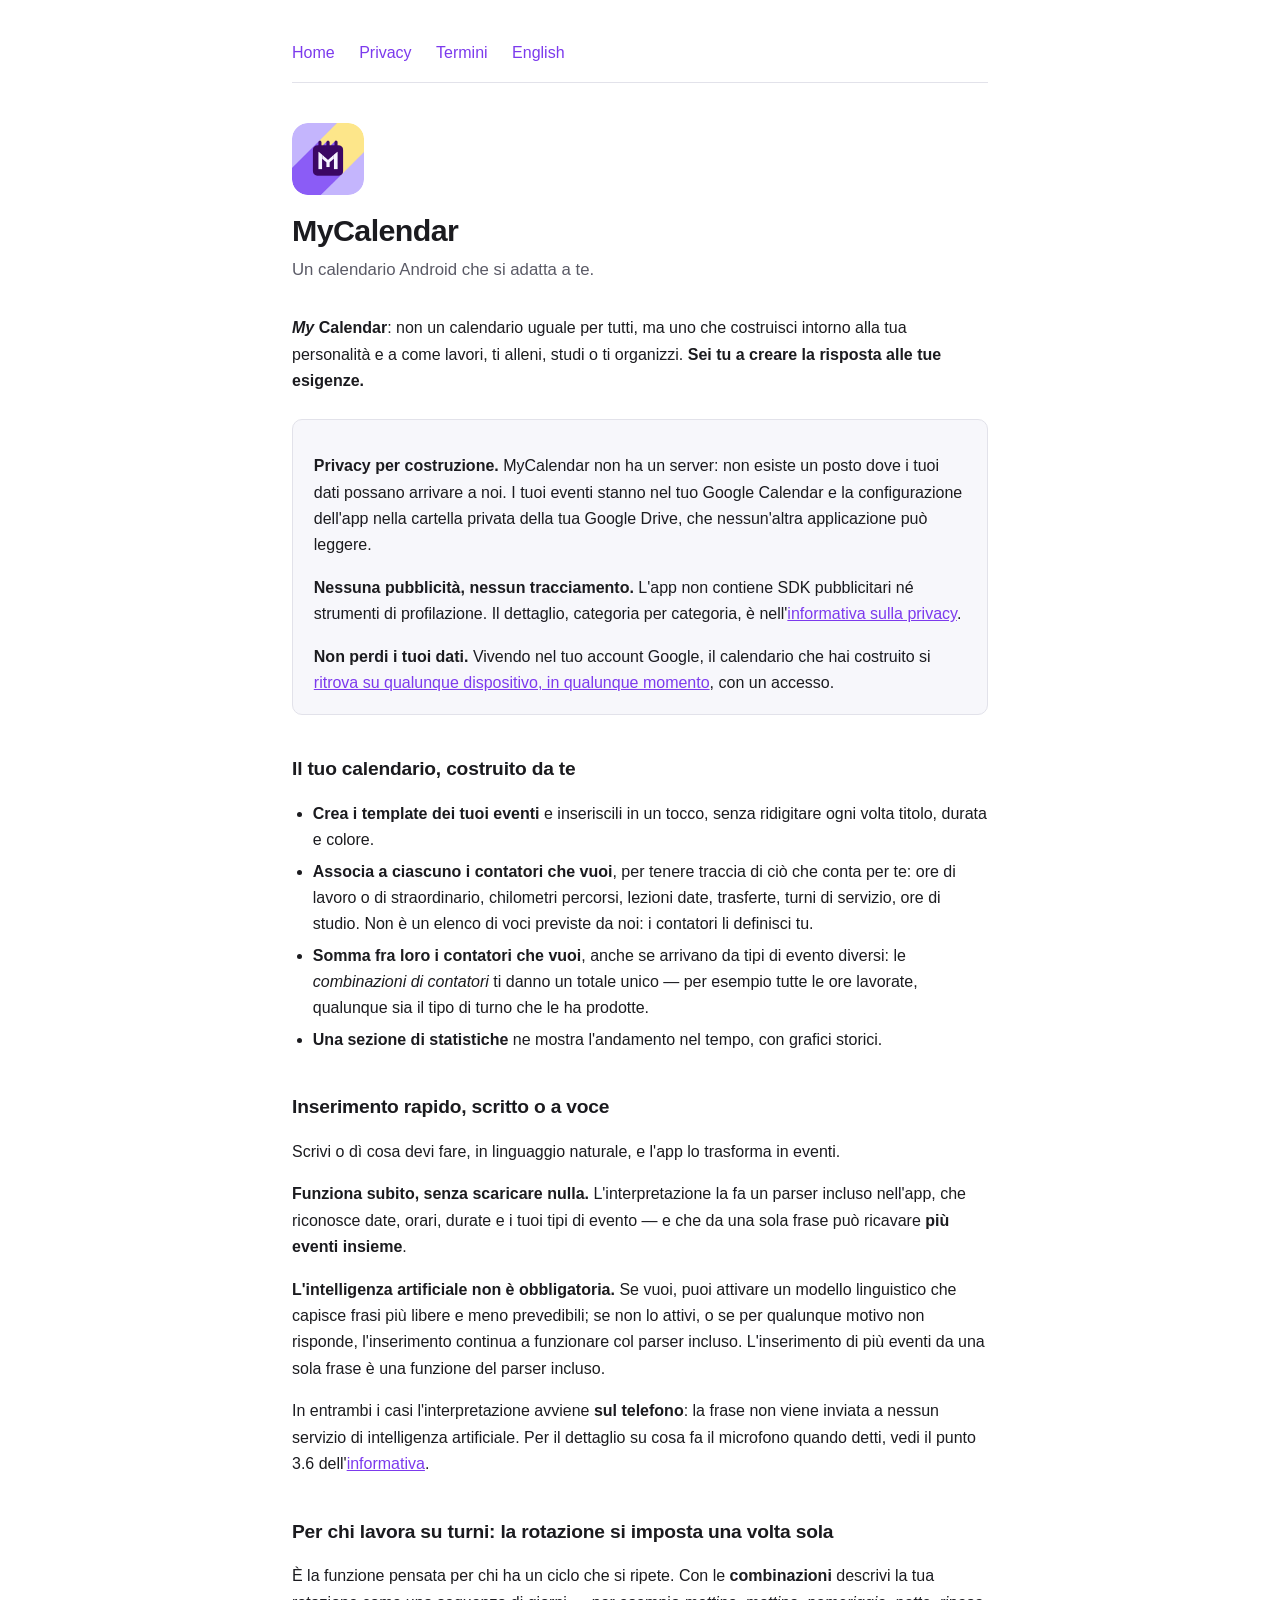
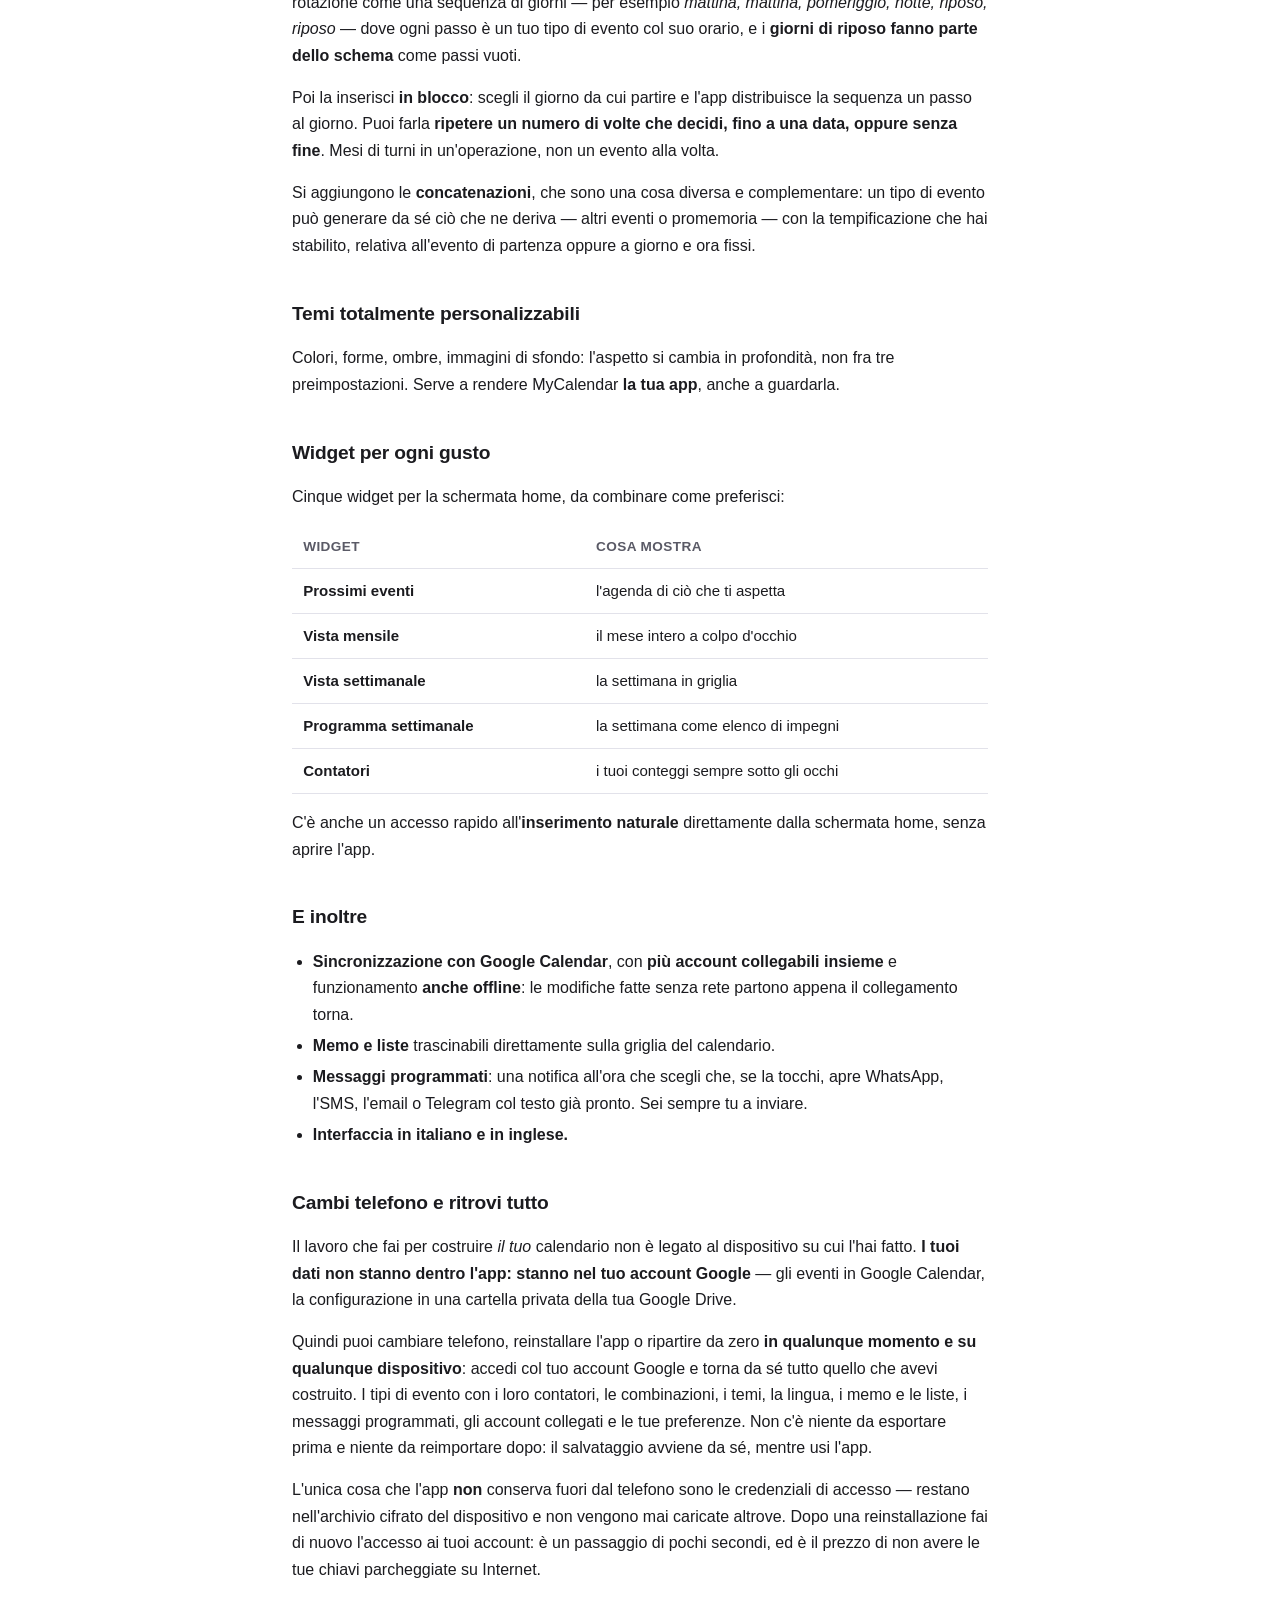
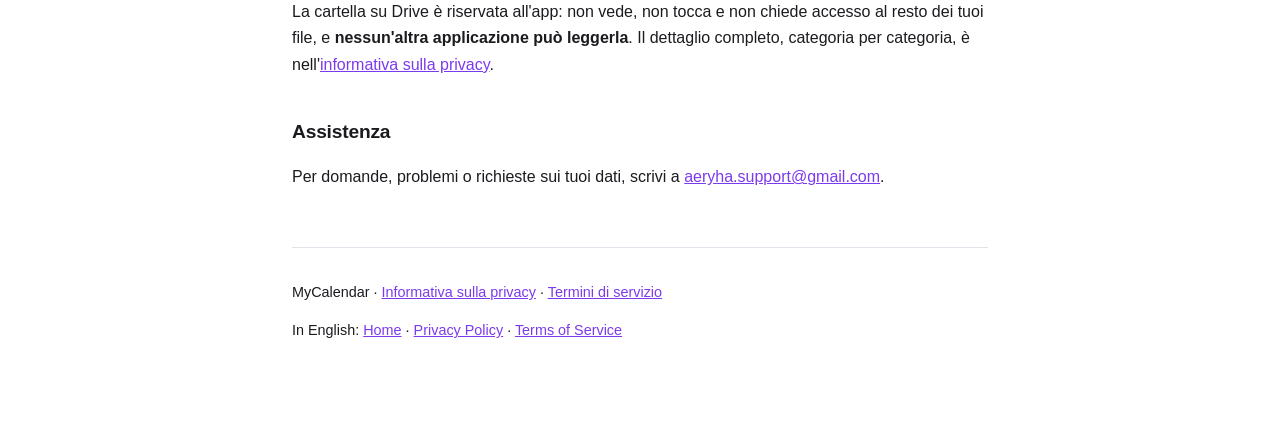
<file: index.html>
<!DOCTYPE html>
<html lang="it">
<head>
<meta charset="utf-8">
<meta name="viewport" content="width=device-width, initial-scale=1">
<title>MyCalendar — un calendario Android che si adatta a te</title>
<meta name="description" content="MyCalendar è un calendario Android che si adatta a te: crea i template dei tuoi eventi, associagli i contatori che vuoi e guardane l'andamento. Privacy per costruzione: i tuoi dati restano nel tuo account Google.">
<meta property="og:type" content="website">
<meta property="og:title" content="MyCalendar — un calendario Android che si adatta a te">
<meta property="og:description" content="MyCalendar è un calendario Android che si adatta a te: crea i template dei tuoi eventi, associagli i contatori che vuoi e guardane l'andamento. Privacy per costruzione: i tuoi dati restano nel tuo account Google.">
<meta property="og:image" content="https://aeryha.com/icona-512.png">
<meta property="og:url" content="https://aeryha.com/">
<link rel="canonical" href="https://aeryha.com/">
<link rel="icon" href="favicon.ico" sizes="any">
<link rel="icon" href="icona-192.png" type="image/png">
<link rel="apple-touch-icon" href="icona-180.png">
<link rel="stylesheet" href="stile.css">
</head>
<body>

<nav>
  <a href="index.html">Home</a>
  <a href="privacy.html">Privacy</a>
  <a href="termini.html">Termini</a>
  <a href="index-en.html">English</a>
</nav>

<img src="icona-512.png" alt="Logo di MyCalendar" class="marchio" width="72" height="72">
<h1>MyCalendar</h1>
<p class="sottotitolo">Un calendario Android che si adatta a te.</p>
<p><strong><em>My</em> Calendar</strong>: non un calendario uguale per tutti, ma uno che
costruisci intorno alla tua personalità e a come lavori, ti alleni, studi o ti organizzi.
<strong>Sei tu a creare la risposta alle tue esigenze.</strong></p>

<div class="sintesi">
  <p><strong>Privacy per costruzione.</strong> MyCalendar non ha un server: non esiste un posto dove i
  tuoi dati possano arrivare a noi. I tuoi eventi stanno nel tuo Google Calendar e la
  configurazione dell'app nella cartella privata della tua Google Drive, che nessun'altra
  applicazione può leggere.</p>
  <p><strong>Nessuna pubblicità, nessun tracciamento.</strong> L'app non contiene SDK
  pubblicitari né strumenti di profilazione. Il dettaglio, categoria per categoria, è
  nell'<a href="privacy.html">informativa sulla privacy</a>.</p>
  <p><strong>Non perdi i tuoi dati.</strong> Vivendo nel tuo account Google, il calendario
  che hai costruito si <a href="#ripristino">ritrova su qualunque dispositivo, in qualunque
  momento</a>, con un accesso.</p>
</div>

<h2>Il tuo calendario, costruito da te</h2>
<ul>
  <li><strong>Crea i template dei tuoi eventi</strong> e inseriscili in un tocco, senza
  ridigitare ogni volta titolo, durata e colore.</li>
  <li><strong>Associa a ciascuno i contatori che vuoi</strong>, per tenere traccia di ciò che
  conta per te: ore di lavoro o di straordinario, chilometri percorsi, lezioni date,
  trasferte, turni di servizio, ore di studio. Non è un elenco di voci previste da noi:
  i contatori li definisci tu.</li>
  <li><strong>Somma fra loro i contatori che vuoi</strong>, anche se arrivano da tipi di
  evento diversi: le <em>combinazioni di contatori</em> ti danno un totale unico — per
  esempio tutte le ore lavorate, qualunque sia il tipo di turno che le ha prodotte.</li>
  <li><strong>Una sezione di statistiche</strong> ne mostra l'andamento nel tempo, con
  grafici storici.</li>
</ul>

<h2>Inserimento rapido, scritto o a voce</h2>
<p>Scrivi o dì cosa devi fare, in linguaggio naturale, e l'app lo trasforma in eventi.</p>
<p><strong>Funziona subito, senza scaricare nulla.</strong> L'interpretazione la fa un parser
incluso nell'app, che riconosce date, orari, durate e i tuoi tipi di evento — e che da una
sola frase può ricavare <strong>più eventi insieme</strong>.</p>
<p><strong>L'intelligenza artificiale non è obbligatoria.</strong> Se vuoi, puoi attivare un
modello linguistico che capisce frasi più libere e meno prevedibili; se non lo attivi, o se
per qualunque motivo non risponde, l'inserimento continua a funzionare col parser incluso.
L'inserimento di più eventi da una sola frase è una funzione del parser incluso.</p>
<p>In entrambi i casi l'interpretazione avviene <strong>sul telefono</strong>: la frase non
viene inviata a nessun servizio di intelligenza artificiale. Per il dettaglio su cosa fa il
microfono quando detti, vedi il punto 3.6 dell'<a href="privacy.html">informativa</a>.</p>

<h2>Per chi lavora su turni: la rotazione si imposta una volta sola</h2>
<p>È la funzione pensata per chi ha un ciclo che si ripete. Con le
<strong>combinazioni</strong> descrivi la tua rotazione come una sequenza di giorni — per
esempio <em>mattina, mattina, pomeriggio, notte, riposo, riposo</em> — dove ogni passo è un
tuo tipo di evento col suo orario, e i <strong>giorni di riposo fanno parte dello schema</strong>
come passi vuoti.</p>
<p>Poi la inserisci <strong>in blocco</strong>: scegli il giorno da cui partire e l'app
distribuisce la sequenza un passo al giorno. Puoi farla <strong>ripetere un numero di volte
che decidi, fino a una data, oppure senza fine</strong>. Mesi di turni in un'operazione, non
un evento alla volta.</p>
<p>Si aggiungono le <strong>concatenazioni</strong>, che sono una cosa diversa e
complementare: un tipo di evento può generare da sé ciò che ne deriva — altri eventi o
promemoria — con la tempificazione che hai stabilito, relativa all'evento di partenza oppure
a giorno e ora fissi.</p>

<h2>Temi totalmente personalizzabili</h2>
<p>Colori, forme, ombre, immagini di sfondo: l'aspetto si cambia in profondità, non fra tre
preimpostazioni. Serve a rendere MyCalendar <strong>la tua app</strong>, anche a guardarla.</p>

<h2>Widget per ogni gusto</h2>
<p>Cinque widget per la schermata home, da combinare come preferisci:</p>
<table>
  <tr><th>Widget</th><th>Cosa mostra</th></tr>
  <tr><td><strong>Prossimi eventi</strong></td><td>l'agenda di ciò che ti aspetta</td></tr>
  <tr><td><strong>Vista mensile</strong></td><td>il mese intero a colpo d'occhio</td></tr>
  <tr><td><strong>Vista settimanale</strong></td><td>la settimana in griglia</td></tr>
  <tr><td><strong>Programma settimanale</strong></td><td>la settimana come elenco di impegni</td></tr>
  <tr><td><strong>Contatori</strong></td><td>i tuoi conteggi sempre sotto gli occhi</td></tr>
</table>
<p>C'è anche un accesso rapido all'<strong>inserimento naturale</strong> direttamente dalla
schermata home, senza aprire l'app.</p>

<h2>E inoltre</h2>
<ul>
  <li><strong>Sincronizzazione con Google Calendar</strong>, con <strong>più account
  collegabili insieme</strong> e funzionamento <strong>anche offline</strong>: le modifiche
  fatte senza rete partono appena il collegamento torna.</li>
  <li><strong>Memo e liste</strong> trascinabili direttamente sulla griglia del calendario.</li>
  <li><strong>Messaggi programmati</strong>: una notifica all'ora che scegli che, se la
  tocchi, apre WhatsApp, l'SMS, l'email o Telegram col testo già pronto. Sei sempre tu a
  inviare.</li>
  <li><strong>Interfaccia in italiano e in inglese.</strong></li>
</ul>

<h2 id="ripristino">Cambi telefono e ritrovi tutto</h2>
<p>Il lavoro che fai per costruire <em>il tuo</em> calendario non è legato al dispositivo su
cui l'hai fatto. <strong>I tuoi dati non stanno dentro l'app: stanno nel tuo account
Google</strong> — gli eventi in Google Calendar, la configurazione in una cartella privata
della tua Google Drive.</p>
<p>Quindi puoi cambiare telefono, reinstallare l'app o ripartire da zero
<strong>in qualunque momento e su qualunque dispositivo</strong>: accedi col tuo account
Google e torna da sé tutto quello che avevi costruito. I tipi di evento con i loro contatori,
le combinazioni, i temi, la lingua, i memo e le liste, i messaggi programmati, gli account
collegati e le tue preferenze. Non c'è niente da esportare prima e niente da reimportare
dopo: il salvataggio avviene da sé, mentre usi l'app.</p>
<p>L'unica cosa che l'app <strong>non</strong> conserva fuori dal telefono sono le credenziali
di accesso — restano nell'archivio cifrato del dispositivo e non vengono mai caricate
altrove. Dopo una reinstallazione fai di nuovo l'accesso ai tuoi account: è un passaggio di
pochi secondi, ed è il prezzo di non avere le tue chiavi parcheggiate su Internet.</p>
<p>La cartella su Drive è riservata all'app: non vede, non tocca e non chiede accesso al
resto dei tuoi file, e <strong>nessun'altra applicazione può leggerla</strong>. Il dettaglio
completo, categoria per categoria, è nell'<a href="privacy.html">informativa sulla
privacy</a>.</p>

<h2>Assistenza</h2>
<p>Per domande, problemi o richieste sui tuoi dati, scrivi a
<a href="mailto:aeryha.support@gmail.com">aeryha.support@gmail.com</a>.</p>

<footer>
  <p>MyCalendar · <a href="privacy.html">Informativa sulla privacy</a> ·
  <a href="termini.html">Termini di servizio</a></p>
  <p>In English: <a href="index-en.html">Home</a> ·
  <a href="privacy-en.html">Privacy Policy</a> ·
  <a href="terms-en.html">Terms of Service</a></p>
</footer>

</body>
</html>
</file>
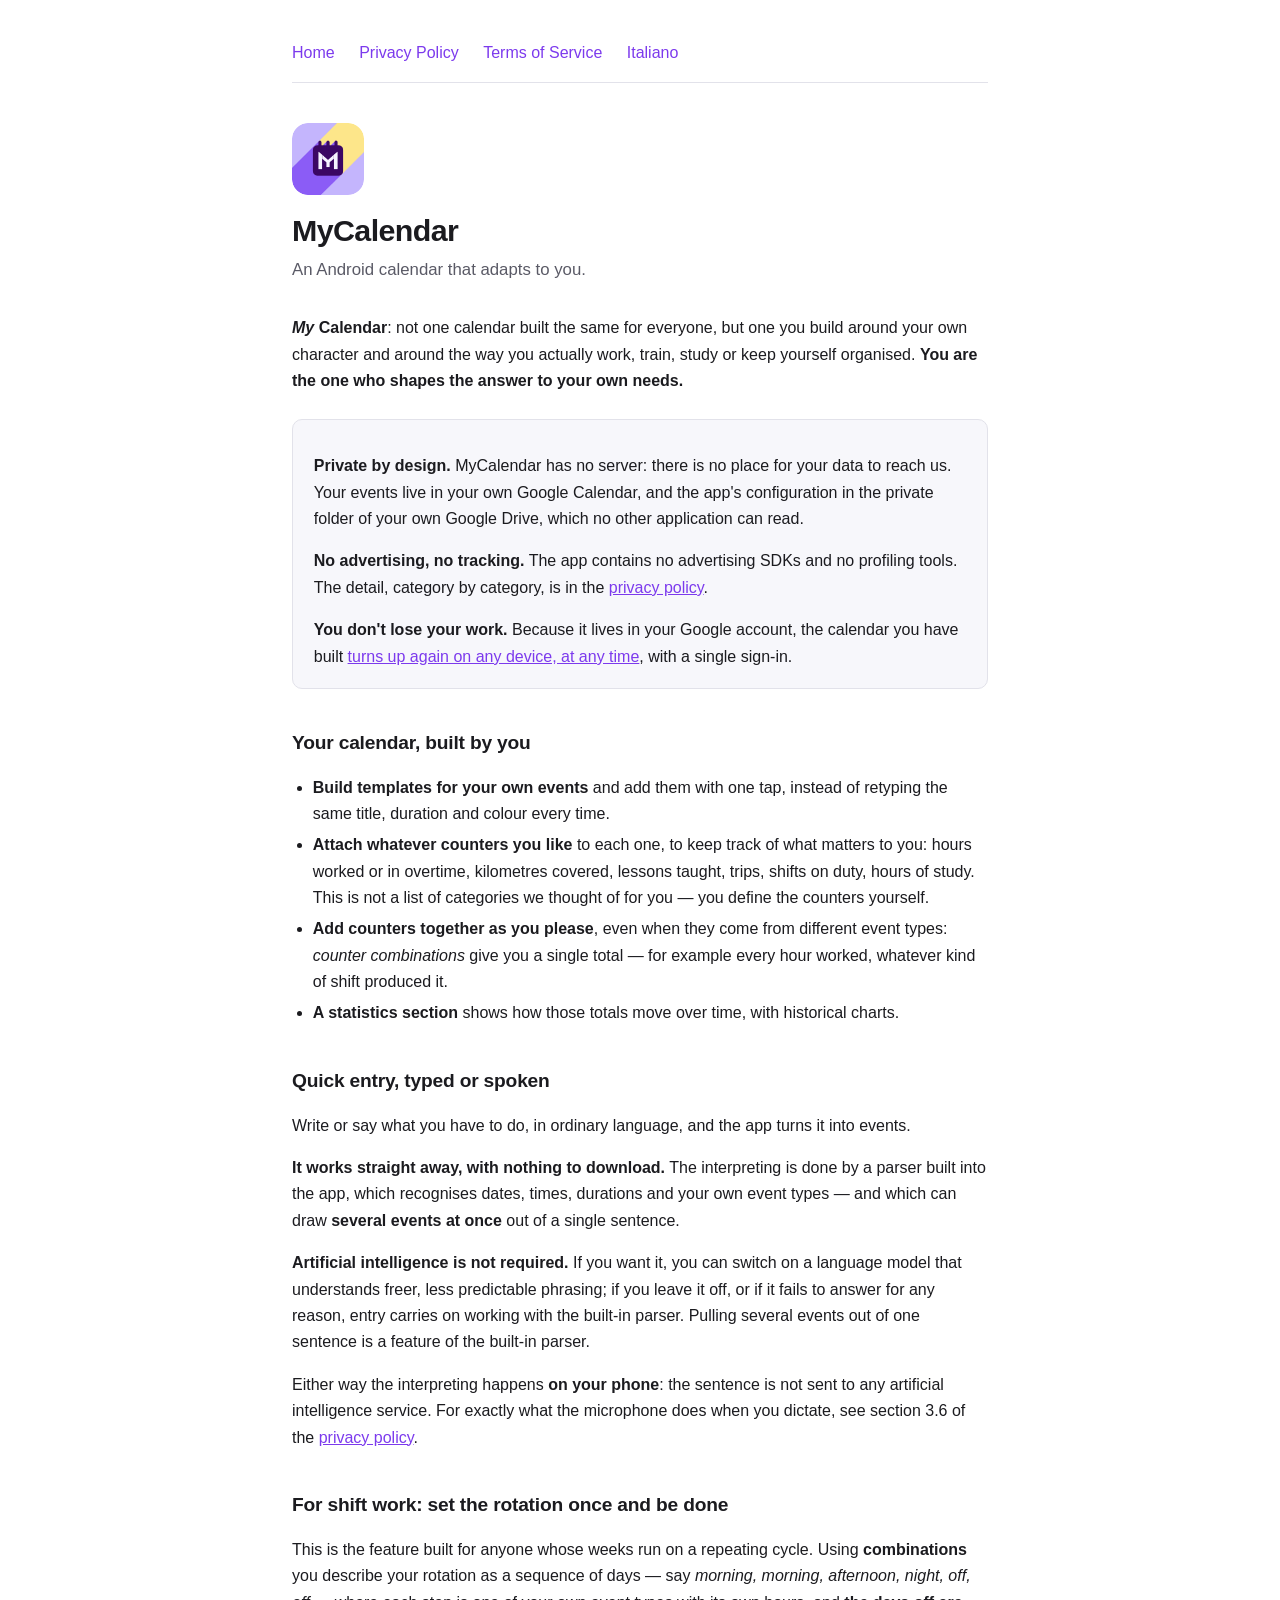
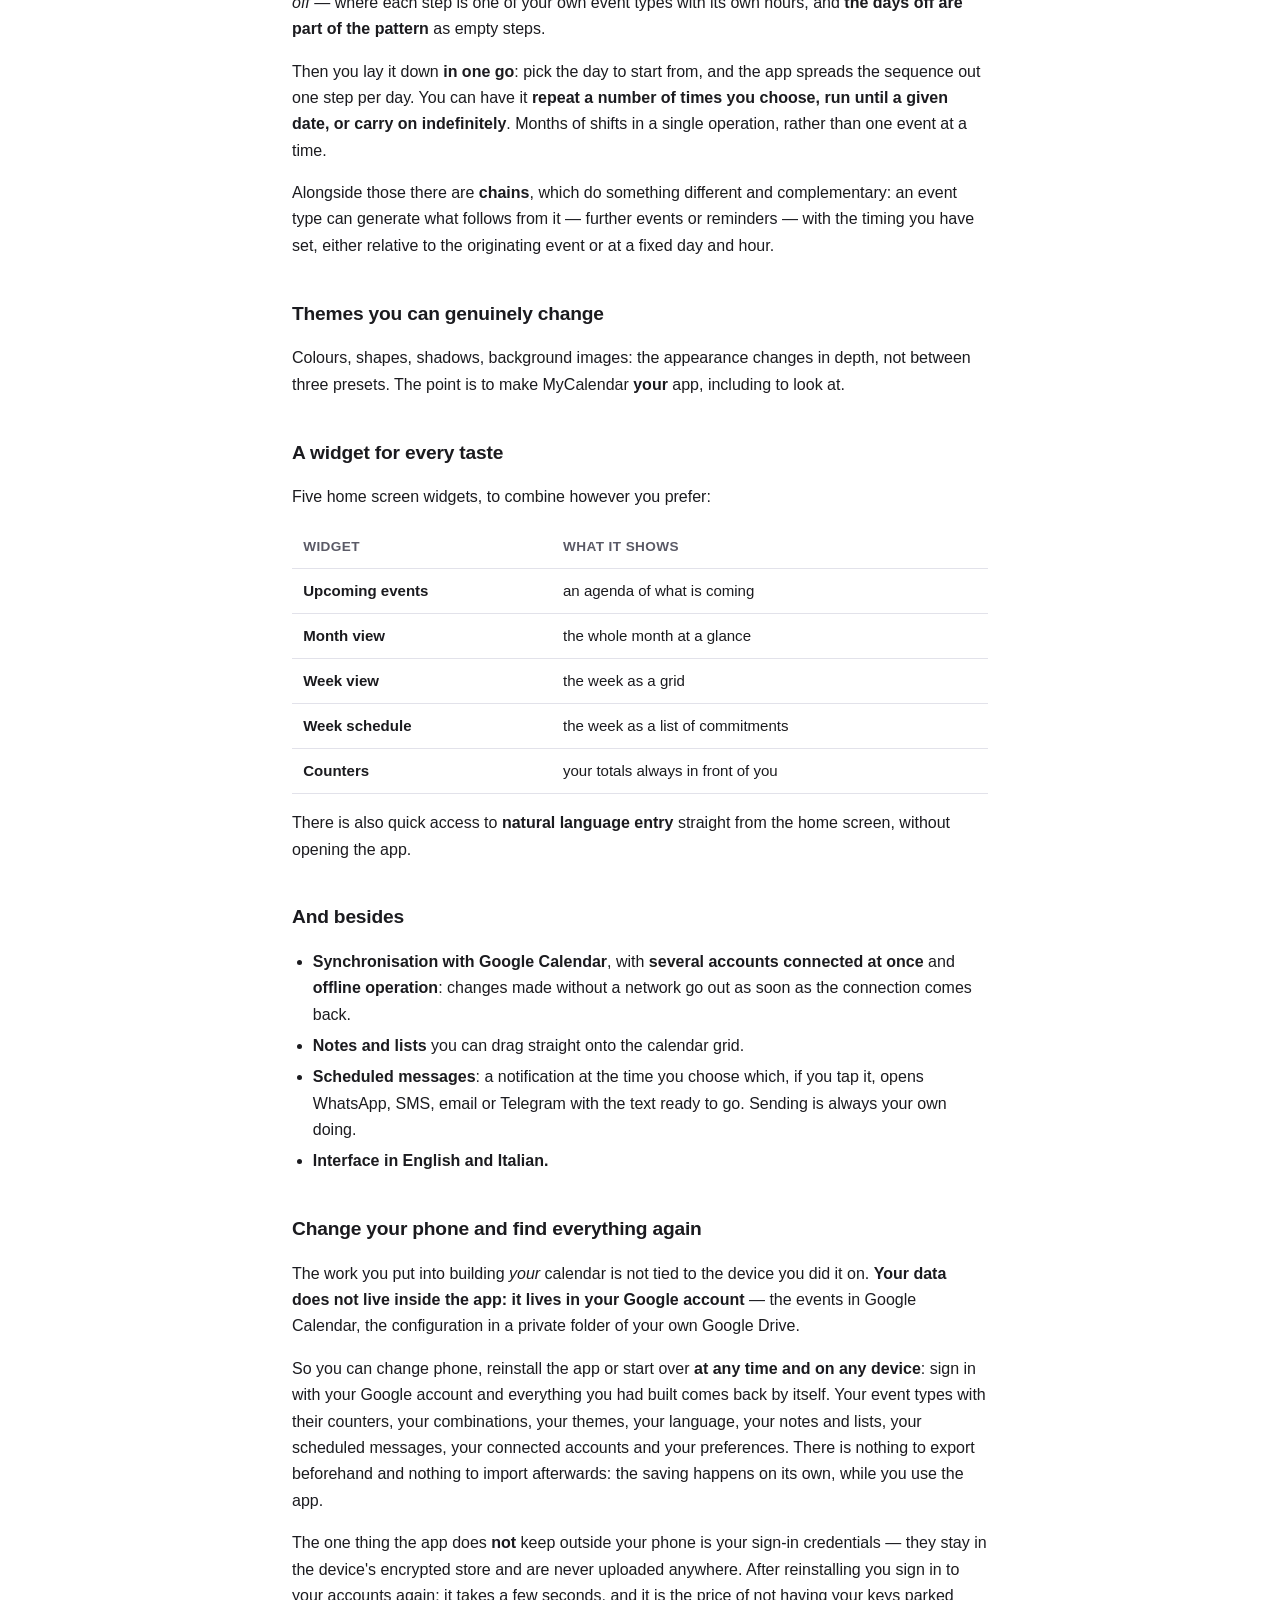
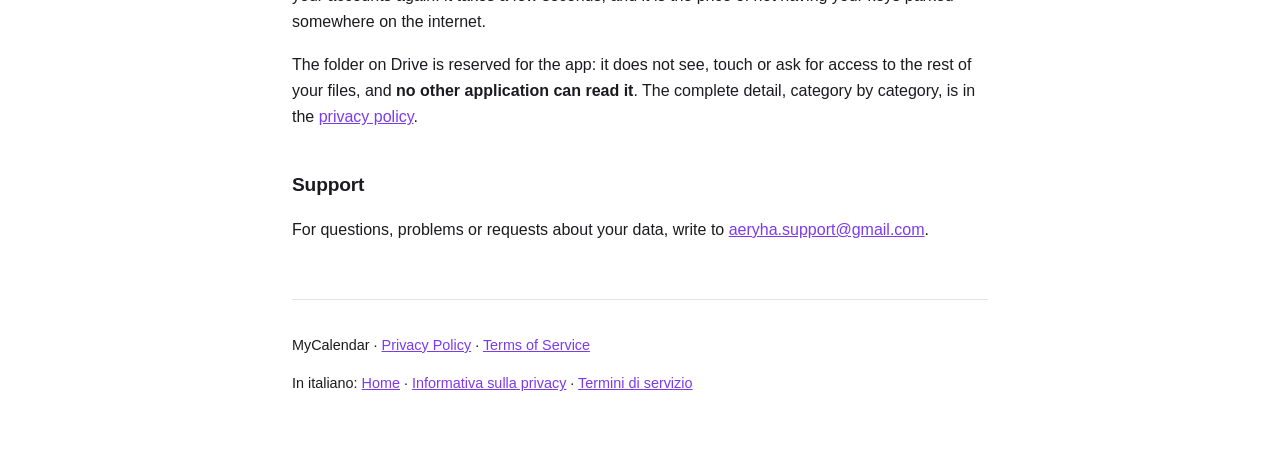
<file: index-en.html>
<!DOCTYPE html>
<html lang="en">
<head>
<meta charset="utf-8">
<meta name="viewport" content="width=device-width, initial-scale=1">
<title>MyCalendar — an Android calendar that adapts to you</title>
<meta name="description" content="MyCalendar is an Android calendar that adapts to you: build templates for your own events, attach whatever counters you want, and watch how they add up. Private by design: your data stays in your own Google account.">
<meta property="og:type" content="website">
<meta property="og:title" content="MyCalendar — an Android calendar that adapts to you">
<meta property="og:description" content="MyCalendar is an Android calendar that adapts to you: build templates for your own events, attach whatever counters you want, and watch how they add up. Private by design: your data stays in your own Google account.">
<meta property="og:image" content="https://aeryha.com/icona-512.png">
<meta property="og:url" content="https://aeryha.com/index-en.html">
<link rel="canonical" href="https://aeryha.com/index-en.html">
<link rel="icon" href="favicon.ico" sizes="any">
<link rel="icon" href="icona-192.png" type="image/png">
<link rel="apple-touch-icon" href="icona-180.png">
<link rel="stylesheet" href="stile.css">
</head>
<body>

<nav>
  <a href="index-en.html">Home</a>
  <a href="privacy-en.html">Privacy Policy</a>
  <a href="terms-en.html">Terms of Service</a>
  <a href="index.html">Italiano</a>
</nav>

<img src="icona-512.png" alt="MyCalendar logo" class="marchio" width="72" height="72">
<h1>MyCalendar</h1>
<p class="sottotitolo">An Android calendar that adapts to you.</p>
<p><strong><em>My</em> Calendar</strong>: not one calendar built the same for everyone, but one
you build around your own character and around the way you actually work, train, study or keep
yourself organised. <strong>You are the one who shapes the answer to your own needs.</strong></p>

<div class="sintesi">
  <p><strong>Private by design.</strong> MyCalendar has no server: there is no place for your
  data to reach us. Your events live in your own Google Calendar, and the app's configuration
  in the private folder of your own Google Drive, which no other application can read.</p>
  <p><strong>No advertising, no tracking.</strong> The app contains no advertising SDKs and no
  profiling tools. The detail, category by category, is in the
  <a href="privacy-en.html">privacy policy</a>.</p>
  <p><strong>You don't lose your work.</strong> Because it lives in your Google account, the
  calendar you have built <a href="#restore">turns up again on any device, at any time</a>,
  with a single sign-in.</p>
</div>

<h2>Your calendar, built by you</h2>
<ul>
  <li><strong>Build templates for your own events</strong> and add them with one tap, instead
  of retyping the same title, duration and colour every time.</li>
  <li><strong>Attach whatever counters you like</strong> to each one, to keep track of what
  matters to you: hours worked or in overtime, kilometres covered, lessons taught, trips,
  shifts on duty, hours of study. This is not a list of categories we thought of for you —
  you define the counters yourself.</li>
  <li><strong>Add counters together as you please</strong>, even when they come from different
  event types: <em>counter combinations</em> give you a single total — for example every hour
  worked, whatever kind of shift produced it.</li>
  <li><strong>A statistics section</strong> shows how those totals move over time, with
  historical charts.</li>
</ul>

<h2>Quick entry, typed or spoken</h2>
<p>Write or say what you have to do, in ordinary language, and the app turns it into events.</p>
<p><strong>It works straight away, with nothing to download.</strong> The interpreting is done
by a parser built into the app, which recognises dates, times, durations and your own event
types — and which can draw <strong>several events at once</strong> out of a single
sentence.</p>
<p><strong>Artificial intelligence is not required.</strong> If you want it, you can switch on
a language model that understands freer, less predictable phrasing; if you leave it off, or if
it fails to answer for any reason, entry carries on working with the built-in parser. Pulling
several events out of one sentence is a feature of the built-in parser.</p>
<p>Either way the interpreting happens <strong>on your phone</strong>: the sentence is not sent
to any artificial intelligence service. For exactly what the microphone does when you dictate,
see section 3.6 of the <a href="privacy-en.html">privacy policy</a>.</p>

<h2>For shift work: set the rotation once and be done</h2>
<p>This is the feature built for anyone whose weeks run on a repeating cycle. Using
<strong>combinations</strong> you describe your rotation as a sequence of days — say
<em>morning, morning, afternoon, night, off, off</em> — where each step is one of your own
event types with its own hours, and <strong>the days off are part of the pattern</strong> as
empty steps.</p>
<p>Then you lay it down <strong>in one go</strong>: pick the day to start from, and the app
spreads the sequence out one step per day. You can have it <strong>repeat a number of times
you choose, run until a given date, or carry on indefinitely</strong>. Months of shifts in a
single operation, rather than one event at a time.</p>
<p>Alongside those there are <strong>chains</strong>, which do something different and
complementary: an event type can generate what follows from it — further events or reminders —
with the timing you have set, either relative to the originating event or at a fixed day and
hour.</p>

<h2>Themes you can genuinely change</h2>
<p>Colours, shapes, shadows, background images: the appearance changes in depth, not between
three presets. The point is to make MyCalendar <strong>your</strong> app, including to look
at.</p>

<h2>A widget for every taste</h2>
<p>Five home screen widgets, to combine however you prefer:</p>
<table>
  <tr><th>Widget</th><th>What it shows</th></tr>
  <tr><td><strong>Upcoming events</strong></td><td>an agenda of what is coming</td></tr>
  <tr><td><strong>Month view</strong></td><td>the whole month at a glance</td></tr>
  <tr><td><strong>Week view</strong></td><td>the week as a grid</td></tr>
  <tr><td><strong>Week schedule</strong></td><td>the week as a list of commitments</td></tr>
  <tr><td><strong>Counters</strong></td><td>your totals always in front of you</td></tr>
</table>
<p>There is also quick access to <strong>natural language entry</strong> straight from the home
screen, without opening the app.</p>

<h2>And besides</h2>
<ul>
  <li><strong>Synchronisation with Google Calendar</strong>, with <strong>several accounts
  connected at once</strong> and <strong>offline operation</strong>: changes made without a
  network go out as soon as the connection comes back.</li>
  <li><strong>Notes and lists</strong> you can drag straight onto the calendar grid.</li>
  <li><strong>Scheduled messages</strong>: a notification at the time you choose which, if you
  tap it, opens WhatsApp, SMS, email or Telegram with the text ready to go. Sending is always
  your own doing.</li>
  <li><strong>Interface in English and Italian.</strong></li>
</ul>

<h2 id="restore">Change your phone and find everything again</h2>
<p>The work you put into building <em>your</em> calendar is not tied to the device you did it
on. <strong>Your data does not live inside the app: it lives in your Google account</strong> —
the events in Google Calendar, the configuration in a private folder of your own Google
Drive.</p>
<p>So you can change phone, reinstall the app or start over <strong>at any time and on any
device</strong>: sign in with your Google account and everything you had built comes back by
itself. Your event types with their counters, your combinations, your themes, your language,
your notes and lists, your scheduled messages, your connected accounts and your preferences.
There is nothing to export beforehand and nothing to import afterwards: the saving happens on
its own, while you use the app.</p>
<p>The one thing the app does <strong>not</strong> keep outside your phone is your sign-in
credentials — they stay in the device's encrypted store and are never uploaded anywhere. After
reinstalling you sign in to your accounts again: it takes a few seconds, and it is the price of
not having your keys parked somewhere on the internet.</p>
<p>The folder on Drive is reserved for the app: it does not see, touch or ask for access to the
rest of your files, and <strong>no other application can read it</strong>. The complete detail,
category by category, is in the <a href="privacy-en.html">privacy policy</a>.</p>

<h2>Support</h2>
<p>For questions, problems or requests about your data, write to
<a href="mailto:aeryha.support@gmail.com">aeryha.support@gmail.com</a>.</p>

<footer>
  <p>MyCalendar · <a href="privacy-en.html">Privacy Policy</a> ·
  <a href="terms-en.html">Terms of Service</a></p>
  <p>In italiano: <a href="index.html">Home</a> ·
  <a href="privacy.html">Informativa sulla privacy</a> ·
  <a href="termini.html">Termini di servizio</a></p>
</footer>

</body>
</html>
</file>
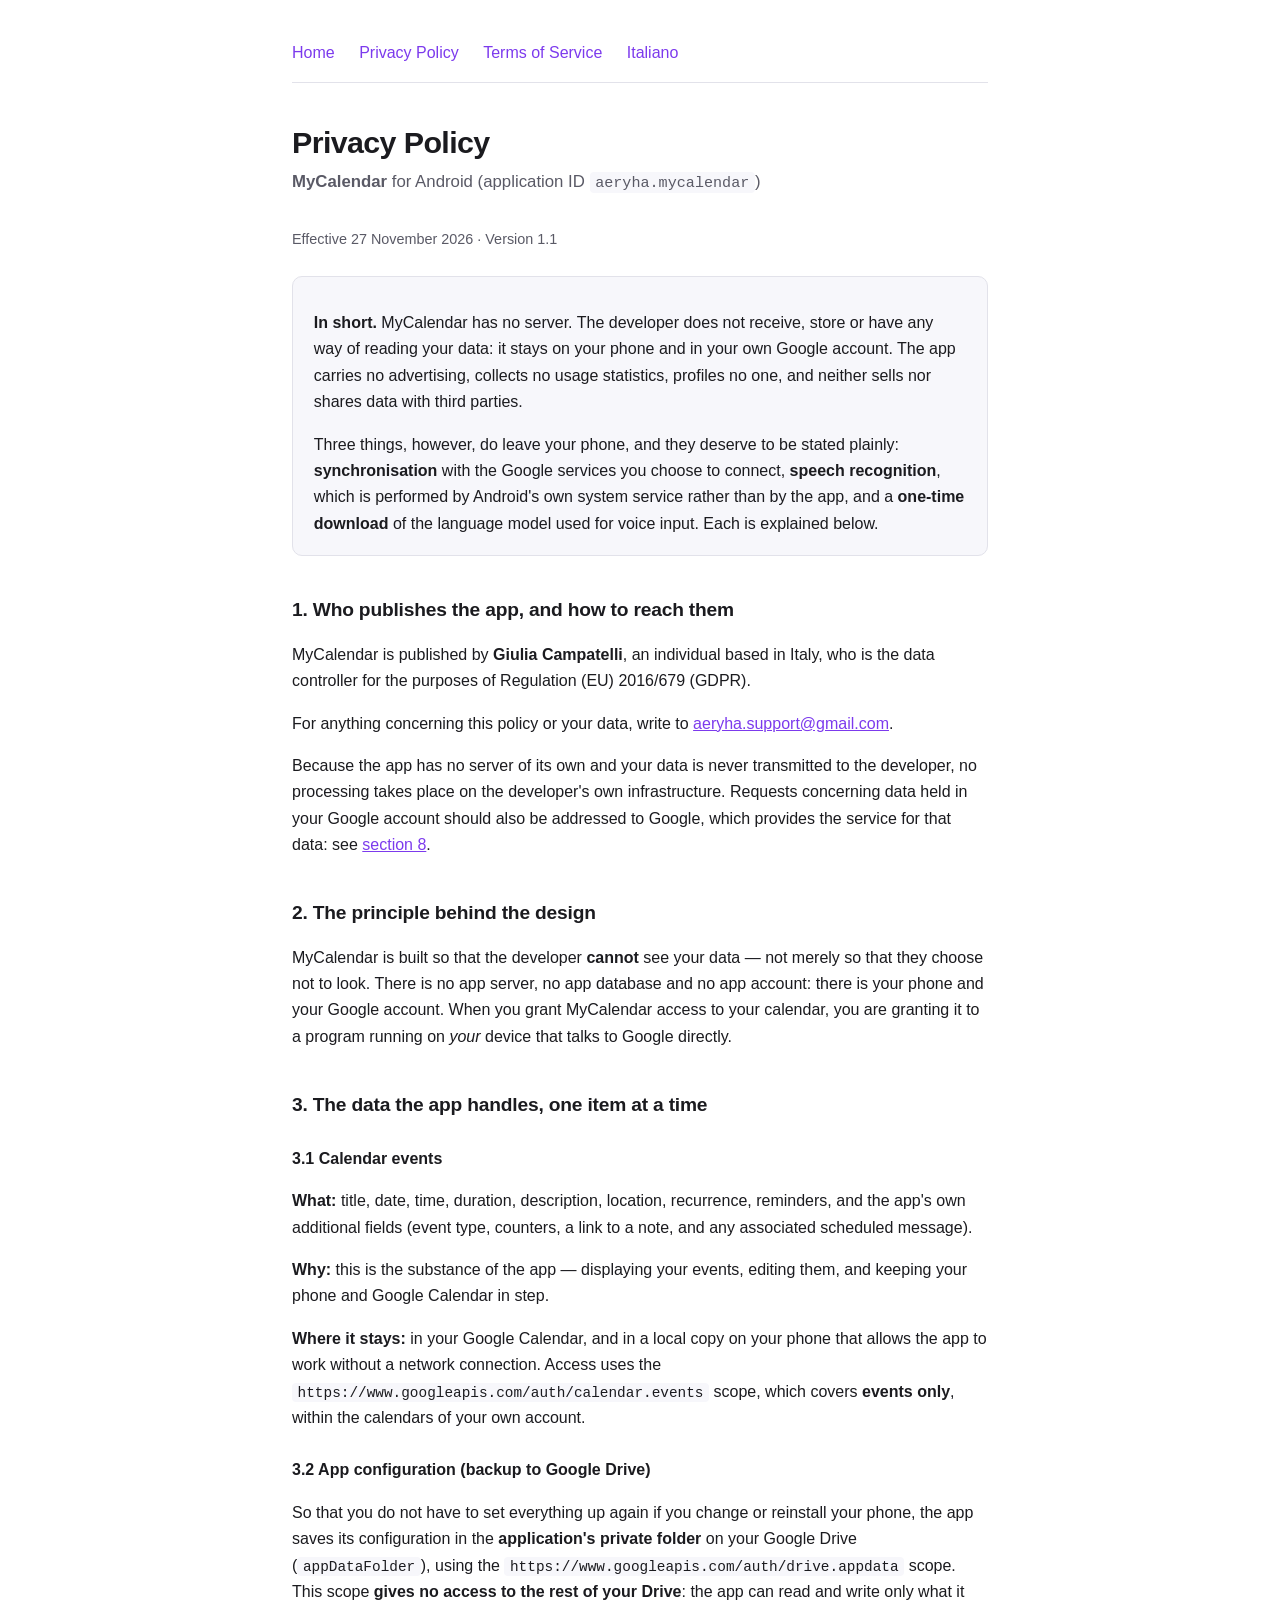
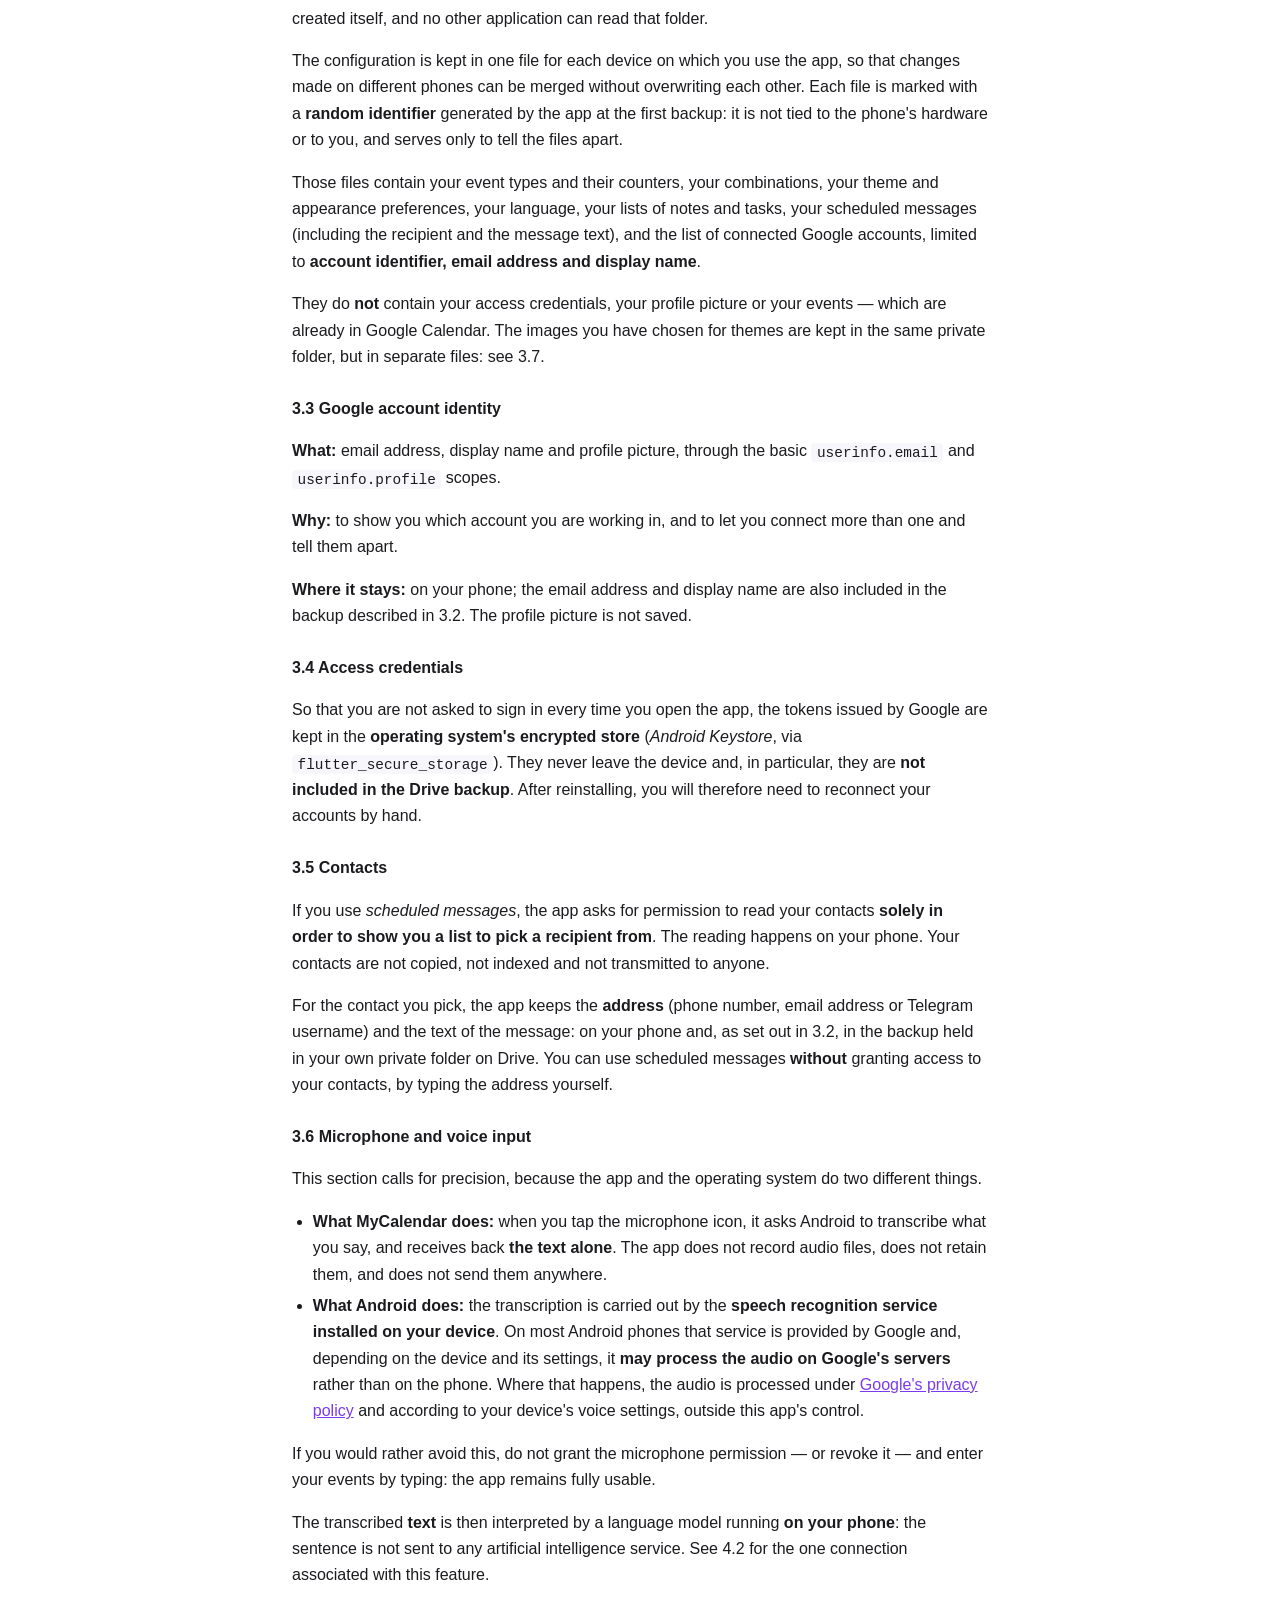
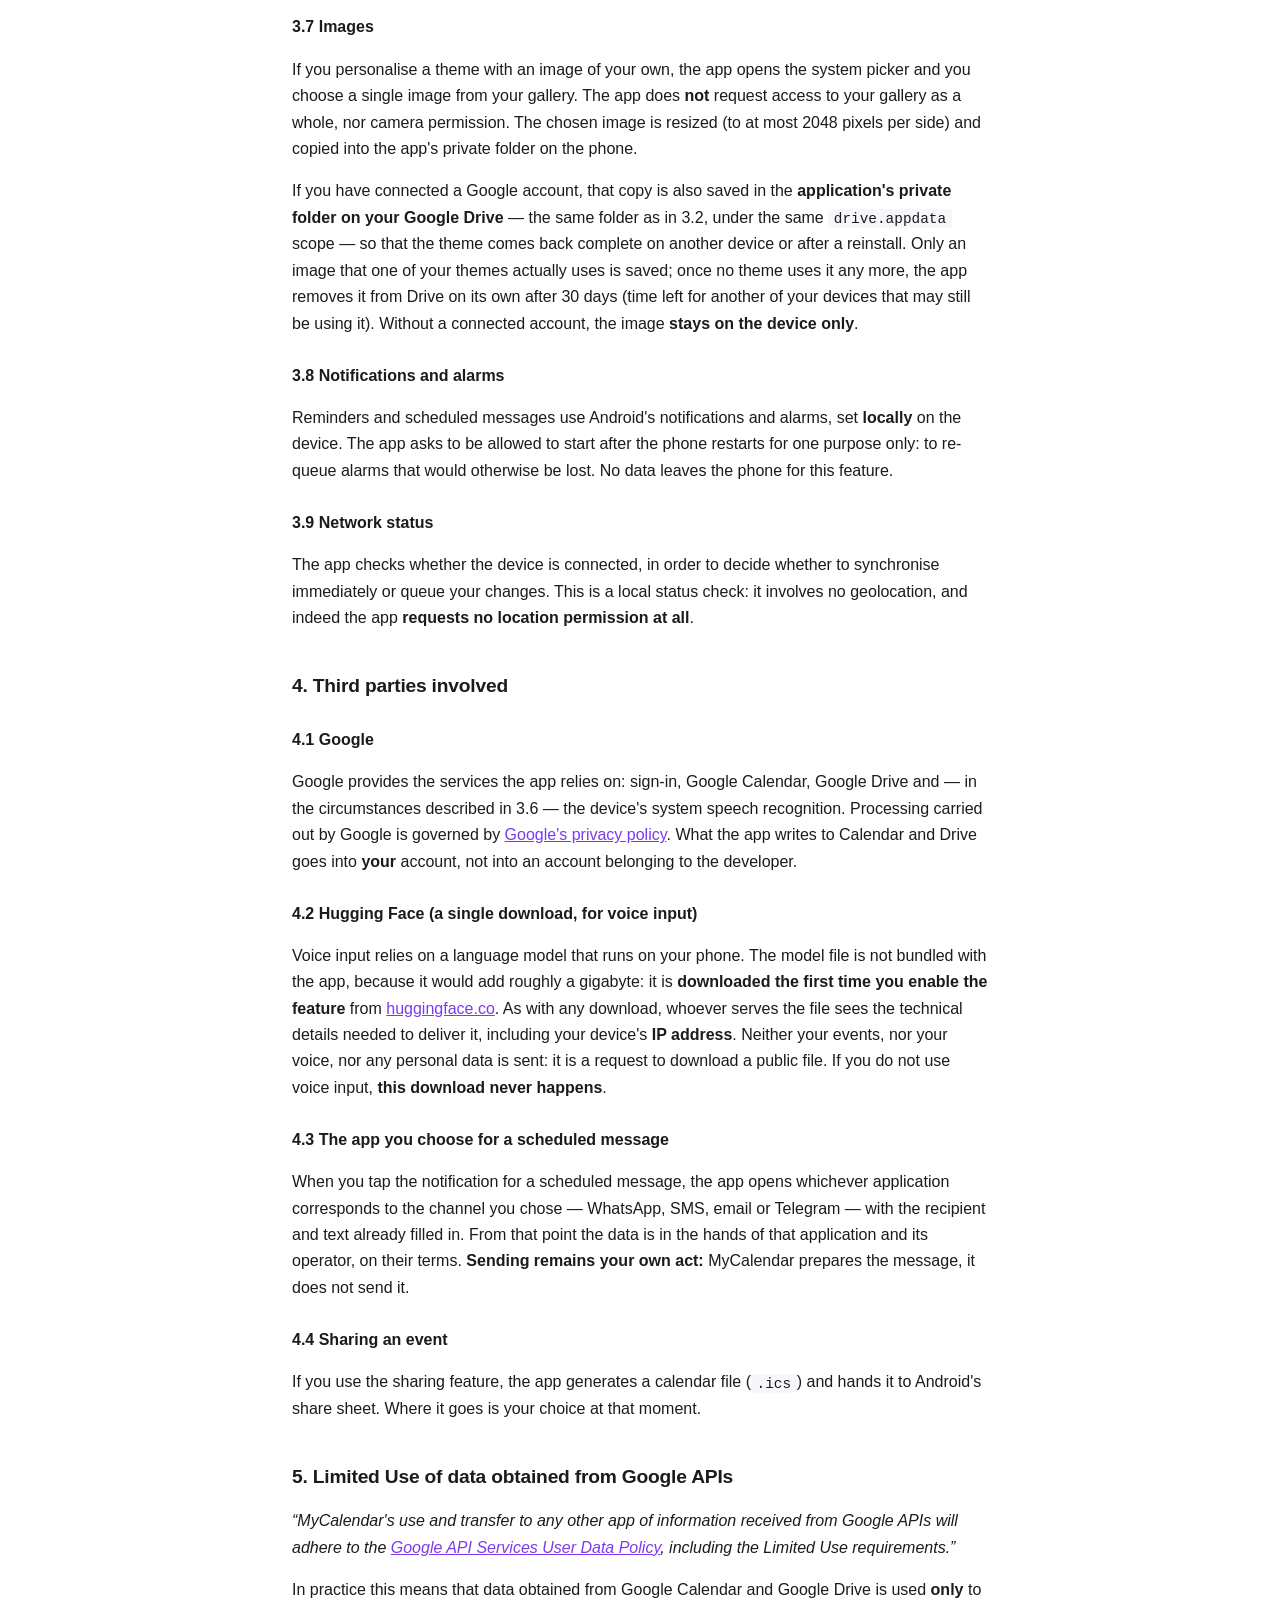
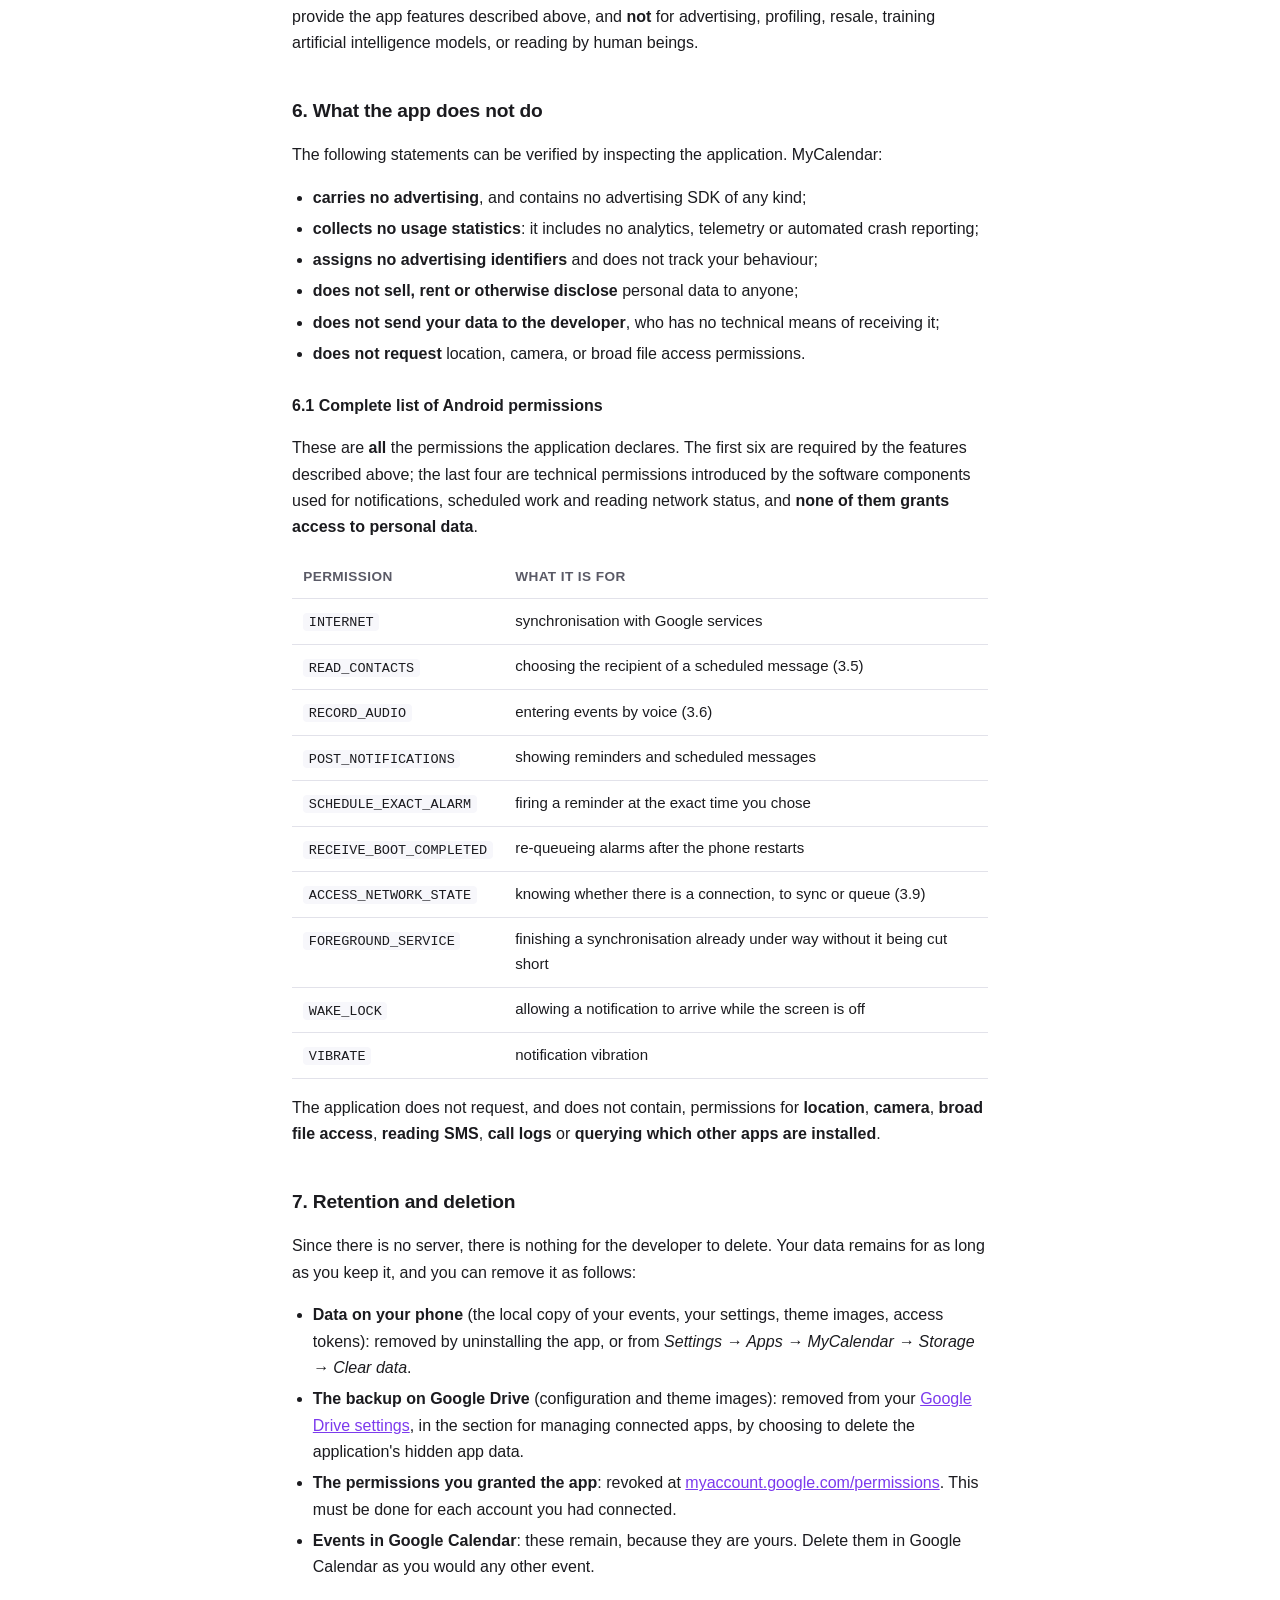
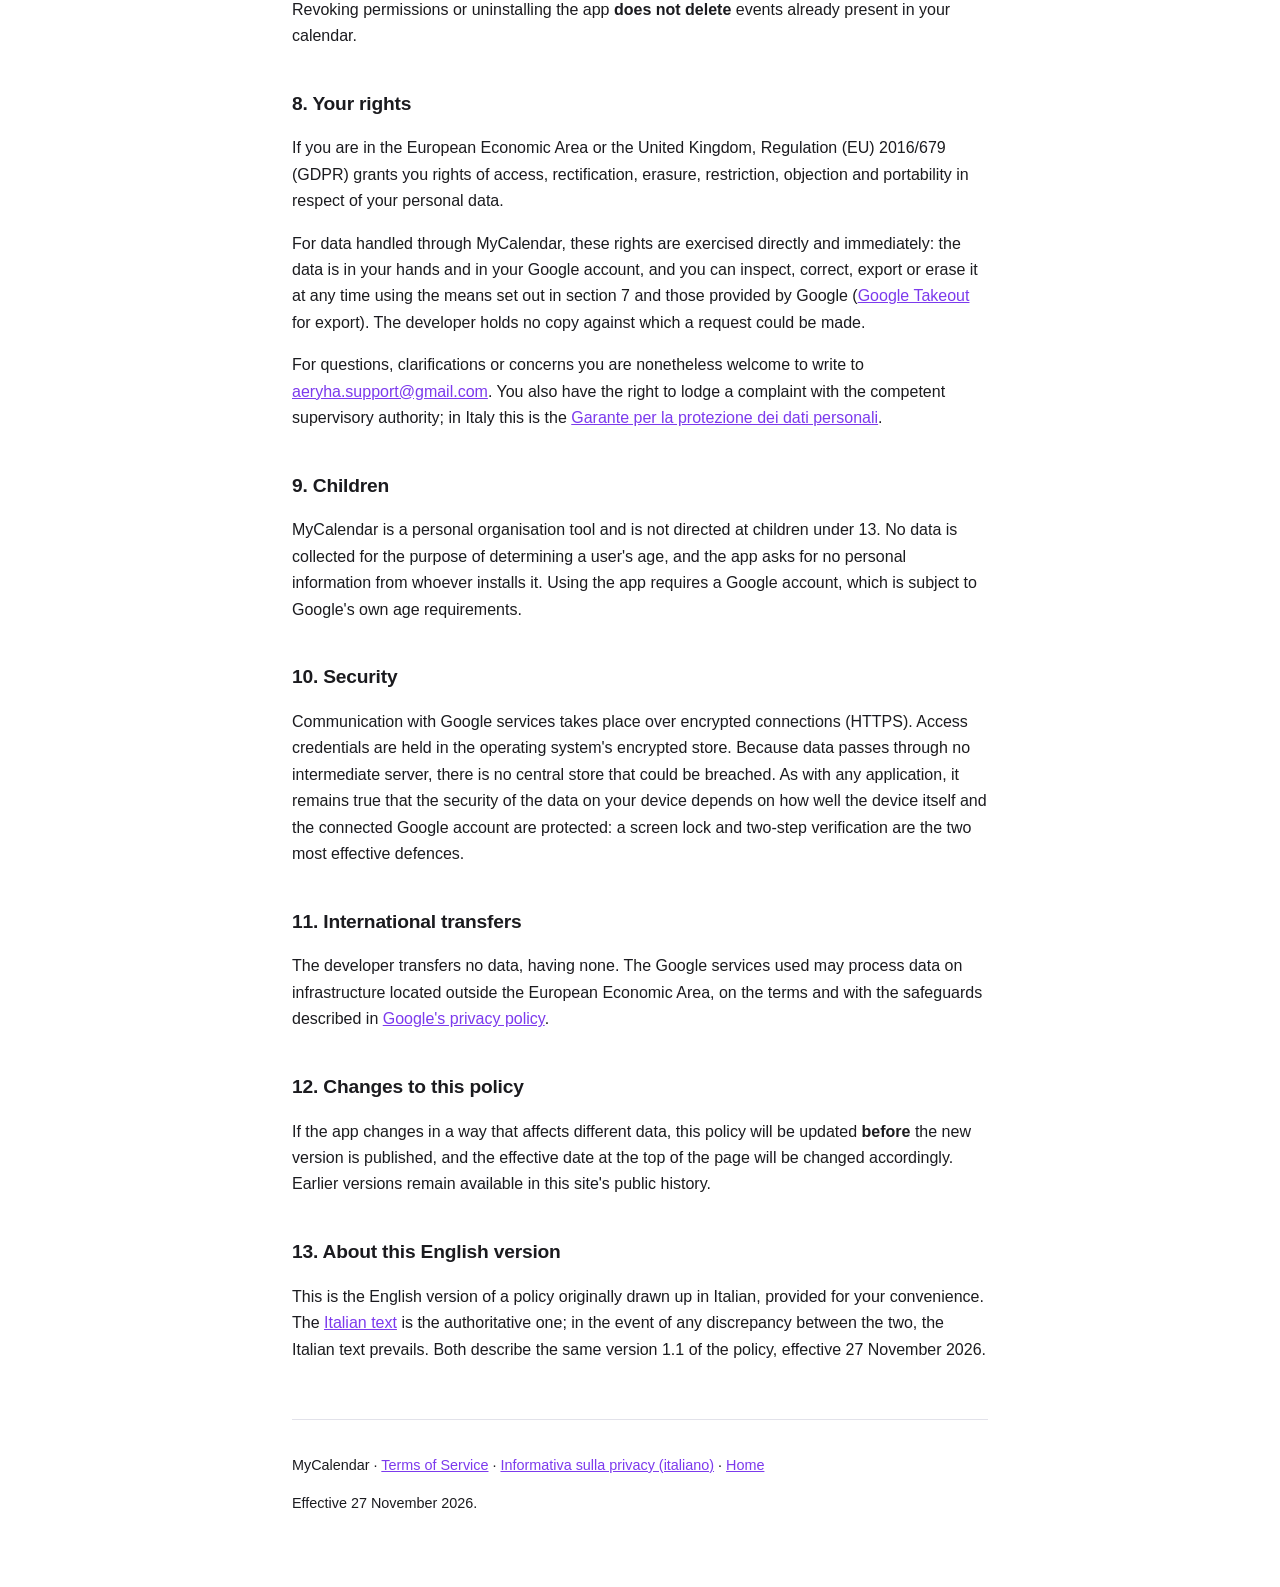
<file: privacy-en.html>
<!DOCTYPE html>
<html lang="en">
<head>
<meta charset="utf-8">
<meta name="viewport" content="width=device-width, initial-scale=1">
<title>Privacy Policy — MyCalendar</title>
<meta name="description" content="MyCalendar privacy policy: what data the app touches, where it stays, and who can read it.">
<link rel="canonical" href="https://aeryha.com/privacy-en.html">
<link rel="icon" href="favicon.ico" sizes="any">
<link rel="icon" href="icona-192.png" type="image/png">
<link rel="apple-touch-icon" href="icona-180.png">
<link rel="stylesheet" href="stile.css">
</head>
<body>

<nav>
  <a href="index-en.html">Home</a>
  <a href="privacy-en.html">Privacy Policy</a>
  <a href="terms-en.html">Terms of Service</a>
  <a href="privacy.html">Italiano</a>
</nav>

<h1>Privacy Policy</h1>
<p class="sottotitolo"><strong>MyCalendar</strong> for Android
(application ID <code>aeryha.mycalendar</code>)</p>
<p class="aggiornato">Effective 27 November 2026 · Version 1.1</p>

<div class="sintesi">
  <p><strong>In short.</strong> MyCalendar has no server. The developer does not receive,
  store or have any way of reading your data: it stays on your phone and in your own Google
  account. The app carries no advertising, collects no usage statistics, profiles no one, and
  neither sells nor shares data with third parties.</p>
  <p>Three things, however, do leave your phone, and they deserve to be stated plainly:
  <strong>synchronisation</strong> with the Google services you choose to connect,
  <strong>speech recognition</strong>, which is performed by Android's own system service
  rather than by the app, and a <strong>one-time download</strong> of the language model used
  for voice input. Each is explained below.</p>
</div>

<h2>1. Who publishes the app, and how to reach them</h2>
<p>MyCalendar is published by <strong>Giulia Campatelli</strong>, an individual based in
Italy, who is the data controller for the purposes of Regulation (EU) 2016/679 (GDPR).</p>
<p>For anything concerning this policy or your data, write to
<a href="mailto:aeryha.support@gmail.com">aeryha.support@gmail.com</a>.</p>
<p>Because the app has no server of its own and your data is never transmitted to the
developer, no processing takes place on the developer's own infrastructure. Requests
concerning data held in your Google account should also be addressed to Google, which
provides the service for that data: see <a href="#your-rights">section 8</a>.</p>

<h2>2. The principle behind the design</h2>
<p>MyCalendar is built so that the developer <strong>cannot</strong> see your data — not
merely so that they choose not to look. There is no app server, no app database and no app
account: there is your phone and your Google account. When you grant MyCalendar access to
your calendar, you are granting it to a program running on <em>your</em> device that talks to
Google directly.</p>

<h2>3. The data the app handles, one item at a time</h2>

<h3>3.1 Calendar events</h3>
<p><strong>What:</strong> title, date, time, duration, description, location, recurrence,
reminders, and the app's own additional fields (event type, counters, a link to a note, and
any associated scheduled message).</p>
<p><strong>Why:</strong> this is the substance of the app — displaying your events, editing
them, and keeping your phone and Google Calendar in step.</p>
<p><strong>Where it stays:</strong> in your Google Calendar, and in a local copy on your phone
that allows the app to work without a network connection. Access uses the
<code>https://www.googleapis.com/auth/calendar.events</code> scope, which covers
<strong>events only</strong>, within the calendars of your own account.</p>

<h3>3.2 App configuration (backup to Google Drive)</h3>
<p>So that you do not have to set everything up again if you change or reinstall your phone,
the app saves its configuration in the <strong>application's private folder</strong>
on your Google Drive (<code>appDataFolder</code>), using the
<code>https://www.googleapis.com/auth/drive.appdata</code> scope. This scope
<strong>gives no access to the rest of your Drive</strong>: the app can read and write only
what it created itself, and no other application can read that folder.</p>
<p>The configuration is kept in one file for each device on which you use the app, so that
changes made on different phones can be merged without overwriting each other. Each file is
marked with a <strong>random identifier</strong> generated by the app at the first backup: it
is not tied to the phone's hardware or to you, and serves only to tell the files apart.</p>
<p>Those files contain your event types and their counters, your combinations, your theme and
appearance preferences, your language, your lists of notes and tasks, your scheduled messages
(including the recipient and the message text), and the list of connected Google accounts,
limited to <strong>account identifier, email address and display name</strong>.</p>
<p>They do <strong>not</strong> contain your access credentials, your profile picture or your
events — which are already in Google Calendar. The images you have chosen for themes are kept
in the same private folder, but in separate files: see 3.7.</p>

<h3>3.3 Google account identity</h3>
<p><strong>What:</strong> email address, display name and profile picture, through the basic
<code>userinfo.email</code> and <code>userinfo.profile</code> scopes.</p>
<p><strong>Why:</strong> to show you which account you are working in, and to let you connect
more than one and tell them apart.</p>
<p><strong>Where it stays:</strong> on your phone; the email address and display name are
also included in the backup described in 3.2. The profile picture is not saved.</p>

<h3>3.4 Access credentials</h3>
<p>So that you are not asked to sign in every time you open the app, the tokens issued by
Google are kept in the <strong>operating system's encrypted store</strong>
(<em>Android Keystore</em>, via <code>flutter_secure_storage</code>). They never leave the
device and, in particular, they are <strong>not included in the Drive backup</strong>. After
reinstalling, you will therefore need to reconnect your accounts by hand.</p>

<h3>3.5 Contacts</h3>
<p>If you use <em>scheduled messages</em>, the app asks for permission to read your contacts
<strong>solely in order to show you a list to pick a recipient from</strong>. The reading
happens on your phone. Your contacts are not copied, not indexed and not transmitted to
anyone.</p>
<p>For the contact you pick, the app keeps the <strong>address</strong> (phone number, email
address or Telegram username) and the text of the message: on your phone and, as set out in
3.2, in the backup held in your own private folder on Drive. You can use scheduled messages
<strong>without</strong> granting access to your contacts, by typing the address yourself.</p>

<h3>3.6 Microphone and voice input</h3>
<p>This section calls for precision, because the app and the operating system do two different
things.</p>
<ul>
  <li><strong>What MyCalendar does:</strong> when you tap the microphone icon, it asks Android
  to transcribe what you say, and receives back <strong>the text alone</strong>. The app does
  not record audio files, does not retain them, and does not send them anywhere.</li>
  <li><strong>What Android does:</strong> the transcription is carried out by the
  <strong>speech recognition service installed on your device</strong>. On most Android phones
  that service is provided by Google and, depending on the device and its settings, it
  <strong>may process the audio on Google's servers</strong> rather than on the phone. Where
  that happens, the audio is processed under
  <a href="https://policies.google.com/privacy">Google's privacy policy</a> and according to
  your device's voice settings, outside this app's control.</li>
</ul>
<p>If you would rather avoid this, do not grant the microphone permission — or revoke it — and
enter your events by typing: the app remains fully usable.</p>
<p>The transcribed <strong>text</strong> is then interpreted by a language model running
<strong>on your phone</strong>: the sentence is not sent to any artificial intelligence
service. See 4.2 for the one connection associated with this feature.</p>

<h3>3.7 Images</h3>
<p>If you personalise a theme with an image of your own, the app opens the system picker and
you choose a single image from your gallery. The app does <strong>not</strong> request access
to your gallery as a whole, nor camera permission. The chosen image is resized (to at most 2048
pixels per side) and copied into the app's private folder on the phone.</p>
<p>If you have connected a Google account, that copy is also saved in the
<strong>application's private folder on your Google Drive</strong> — the same folder as in
3.2, under the same <code>drive.appdata</code> scope — so that the theme comes back complete on
another device or after a reinstall. Only an image that one of your themes actually uses is
saved; once no theme uses it any more, the app removes it from Drive on its own after 30 days
(time left for another of your devices that may still be using it). Without a connected
account, the image <strong>stays on the device only</strong>.</p>

<h3>3.8 Notifications and alarms</h3>
<p>Reminders and scheduled messages use Android's notifications and alarms, set
<strong>locally</strong> on the device. The app asks to be allowed to start after the phone
restarts for one purpose only: to re-queue alarms that would otherwise be lost. No data
leaves the phone for this feature.</p>

<h3>3.9 Network status</h3>
<p>The app checks whether the device is connected, in order to decide whether to synchronise
immediately or queue your changes. This is a local status check: it involves no geolocation,
and indeed the app <strong>requests no location permission at all</strong>.</p>

<h2>4. Third parties involved</h2>

<h3>4.1 Google</h3>
<p>Google provides the services the app relies on: sign-in, Google Calendar, Google Drive and
— in the circumstances described in 3.6 — the device's system speech recognition. Processing
carried out by Google is governed by
<a href="https://policies.google.com/privacy">Google's privacy policy</a>. What the app writes
to Calendar and Drive goes into <strong>your</strong> account, not into an account belonging
to the developer.</p>

<h3>4.2 Hugging Face (a single download, for voice input)</h3>
<p>Voice input relies on a language model that runs on your phone. The model file is not
bundled with the app, because it would add roughly a gigabyte: it is
<strong>downloaded the first time you enable the feature</strong> from
<a href="https://huggingface.co">huggingface.co</a>. As with any download, whoever serves the
file sees the technical details needed to deliver it, including your device's
<strong>IP address</strong>. Neither your events, nor your voice, nor any personal data is
sent: it is a request to download a public file. If you do not use voice input,
<strong>this download never happens</strong>.</p>

<h3>4.3 The app you choose for a scheduled message</h3>
<p>When you tap the notification for a scheduled message, the app opens whichever application
corresponds to the channel you chose — WhatsApp, SMS, email or Telegram — with the recipient
and text already filled in. From that point the data is in the hands of that application and
its operator, on their terms. <strong>Sending remains your own act:</strong> MyCalendar
prepares the message, it does not send it.</p>

<h3>4.4 Sharing an event</h3>
<p>If you use the sharing feature, the app generates a calendar file (<code>.ics</code>) and
hands it to Android's share sheet. Where it goes is your choice at that moment.</p>

<h2>5. Limited Use of data obtained from Google APIs</h2>
<p><em>&ldquo;MyCalendar's use and transfer to any other app of information received from
Google APIs will adhere to the
<a href="https://developers.google.com/terms/api-services-user-data-policy">Google API
Services User Data Policy</a>, including the Limited Use requirements.&rdquo;</em></p>
<p>In practice this means that data obtained from Google Calendar and Google Drive is used
<strong>only</strong> to provide the app features described above, and <strong>not</strong>
for advertising, profiling, resale, training artificial intelligence models, or reading by
human beings.</p>

<h2>6. What the app does not do</h2>
<p>The following statements can be verified by inspecting the application. MyCalendar:</p>
<ul>
  <li><strong>carries no advertising</strong>, and contains no advertising SDK of any kind;</li>
  <li><strong>collects no usage statistics</strong>: it includes no analytics, telemetry or
  automated crash reporting;</li>
  <li><strong>assigns no advertising identifiers</strong> and does not track your
  behaviour;</li>
  <li><strong>does not sell, rent or otherwise disclose</strong> personal data to anyone;</li>
  <li><strong>does not send your data to the developer</strong>, who has no technical means of
  receiving it;</li>
  <li><strong>does not request</strong> location, camera, or broad file access permissions.</li>
</ul>
<h3>6.1 Complete list of Android permissions</h3>
<p>These are <strong>all</strong> the permissions the application declares. The first six are
required by the features described above; the last four are technical permissions introduced
by the software components used for notifications, scheduled work and reading network status,
and <strong>none of them grants access to personal data</strong>.</p>
<table>
  <tr><th>Permission</th><th>What it is for</th></tr>
  <tr><td><code>INTERNET</code></td><td>synchronisation with Google services</td></tr>
  <tr><td><code>READ_CONTACTS</code></td><td>choosing the recipient of a scheduled message (3.5)</td></tr>
  <tr><td><code>RECORD_AUDIO</code></td><td>entering events by voice (3.6)</td></tr>
  <tr><td><code>POST_NOTIFICATIONS</code></td><td>showing reminders and scheduled messages</td></tr>
  <tr><td><code>SCHEDULE_EXACT_ALARM</code></td><td>firing a reminder at the exact time you chose</td></tr>
  <tr><td><code>RECEIVE_BOOT_COMPLETED</code></td><td>re-queueing alarms after the phone restarts</td></tr>
  <tr><td><code>ACCESS_NETWORK_STATE</code></td><td>knowing whether there is a connection, to sync or queue (3.9)</td></tr>
  <tr><td><code>FOREGROUND_SERVICE</code></td><td>finishing a synchronisation already under way without it being cut short</td></tr>
  <tr><td><code>WAKE_LOCK</code></td><td>allowing a notification to arrive while the screen is off</td></tr>
  <tr><td><code>VIBRATE</code></td><td>notification vibration</td></tr>
</table>
<p>The application does not request, and does not contain, permissions for
<strong>location</strong>, <strong>camera</strong>, <strong>broad file access</strong>,
<strong>reading SMS</strong>, <strong>call logs</strong> or <strong>querying which other apps
are installed</strong>.</p>

<h2 id="deletion">7. Retention and deletion</h2>
<p>Since there is no server, there is nothing for the developer to delete. Your data remains
for as long as you keep it, and you can remove it as follows:</p>
<ul>
  <li><strong>Data on your phone</strong> (the local copy of your events, your settings, theme
  images, access tokens): removed by uninstalling the app, or from
  <em>Settings &rarr; Apps &rarr; MyCalendar &rarr; Storage &rarr; Clear data</em>.</li>
  <li><strong>The backup on Google Drive</strong> (configuration and theme images): removed from your
  <a href="https://drive.google.com/drive/settings">Google Drive settings</a>, in the section
  for managing connected apps, by choosing to delete the application's hidden app data.</li>
  <li><strong>The permissions you granted the app</strong>: revoked at
  <a href="https://myaccount.google.com/permissions">myaccount.google.com/permissions</a>.
  This must be done for each account you had connected.</li>
  <li><strong>Events in Google Calendar</strong>: these remain, because they are yours. Delete
  them in Google Calendar as you would any other event.</li>
</ul>
<p>Revoking permissions or uninstalling the app <strong>does not delete</strong> events
already present in your calendar.</p>

<h2 id="your-rights">8. Your rights</h2>
<p>If you are in the European Economic Area or the United Kingdom, Regulation (EU) 2016/679
(GDPR) grants you rights of access, rectification, erasure, restriction, objection and
portability in respect of your personal data.</p>
<p>For data handled through MyCalendar, these rights are exercised directly and immediately:
the data is in your hands and in your Google account, and you can inspect, correct, export or
erase it at any time using the means set out in section 7 and those provided by Google
(<a href="https://takeout.google.com">Google Takeout</a> for export). The developer holds no
copy against which a request could be made.</p>
<p>For questions, clarifications or concerns you are nonetheless welcome to write to
<a href="mailto:aeryha.support@gmail.com">aeryha.support@gmail.com</a>. You also have the
right to lodge a complaint with the competent supervisory authority; in Italy this is the
<a href="https://www.garanteprivacy.it">Garante per la protezione dei dati personali</a>.</p>

<h2>9. Children</h2>
<p>MyCalendar is a personal organisation tool and is not directed at children under 13. No
data is collected for the purpose of determining a user's age, and the app asks for no
personal information from whoever installs it. Using the app requires a Google account, which
is subject to Google's own age requirements.</p>

<h2>10. Security</h2>
<p>Communication with Google services takes place over encrypted connections (HTTPS). Access
credentials are held in the operating system's encrypted store. Because data passes through no
intermediate server, there is no central store that could be breached. As with any
application, it remains true that the security of the data on your device depends on how well
the device itself and the connected Google account are protected: a screen lock and two-step
verification are the two most effective defences.</p>

<h2>11. International transfers</h2>
<p>The developer transfers no data, having none. The Google services used may process data on
infrastructure located outside the European Economic Area, on the terms and with the
safeguards described in
<a href="https://policies.google.com/privacy">Google's privacy policy</a>.</p>

<h2>12. Changes to this policy</h2>
<p>If the app changes in a way that affects different data, this policy will be updated
<strong>before</strong> the new version is published, and the effective date at the top of the
page will be changed accordingly. Earlier versions remain available in this site's public
history.</p>

<h2>13. About this English version</h2>
<p>This is the English version of a policy originally drawn up in Italian, provided for your
convenience. The <a href="privacy.html">Italian text</a> is the authoritative one; in the
event of any discrepancy between the two, the Italian text prevails. Both describe the same
version 1.1 of the policy, effective 27 November 2026.</p>

<footer>
  <p>MyCalendar · <a href="terms-en.html">Terms of Service</a> ·
  <a href="privacy.html">Informativa sulla privacy (italiano)</a> ·
  <a href="index-en.html">Home</a></p>
  <p>Effective 27 November 2026.</p>
</footer>

</body>
</html>
</file>
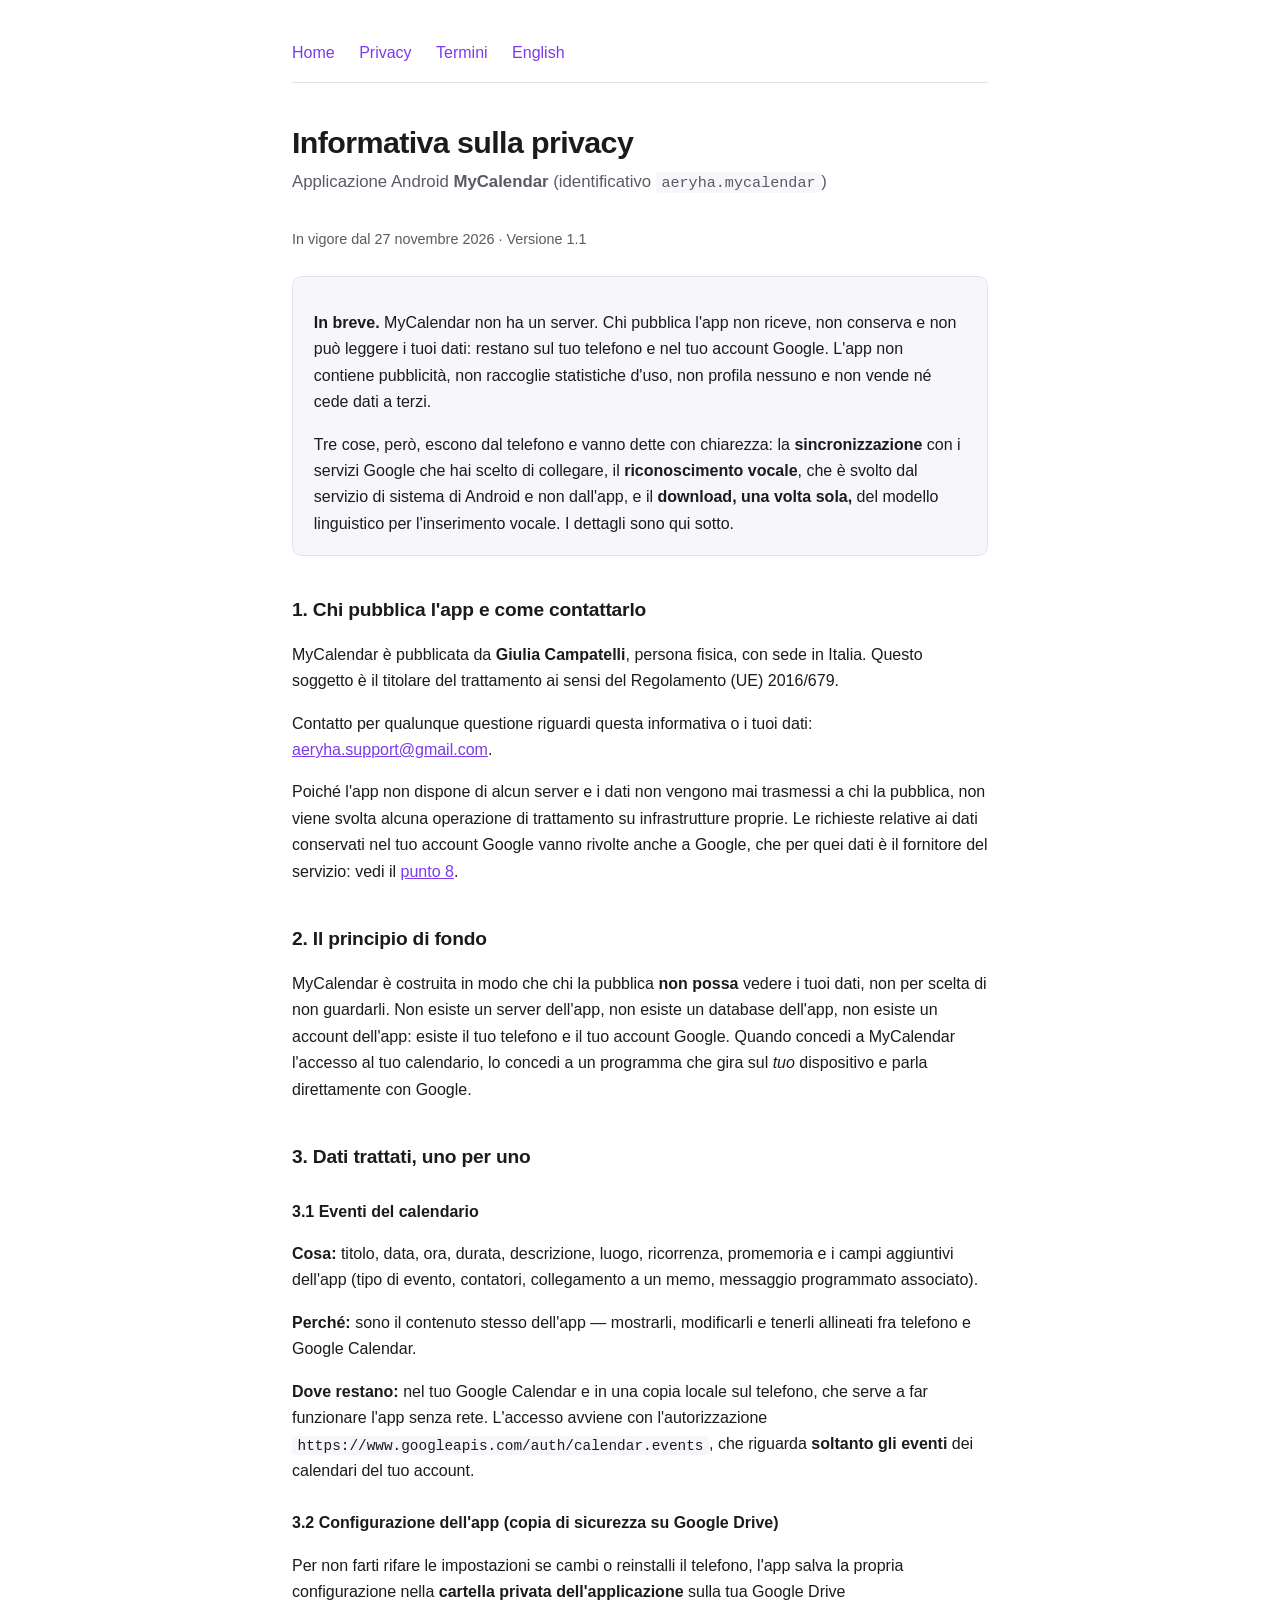
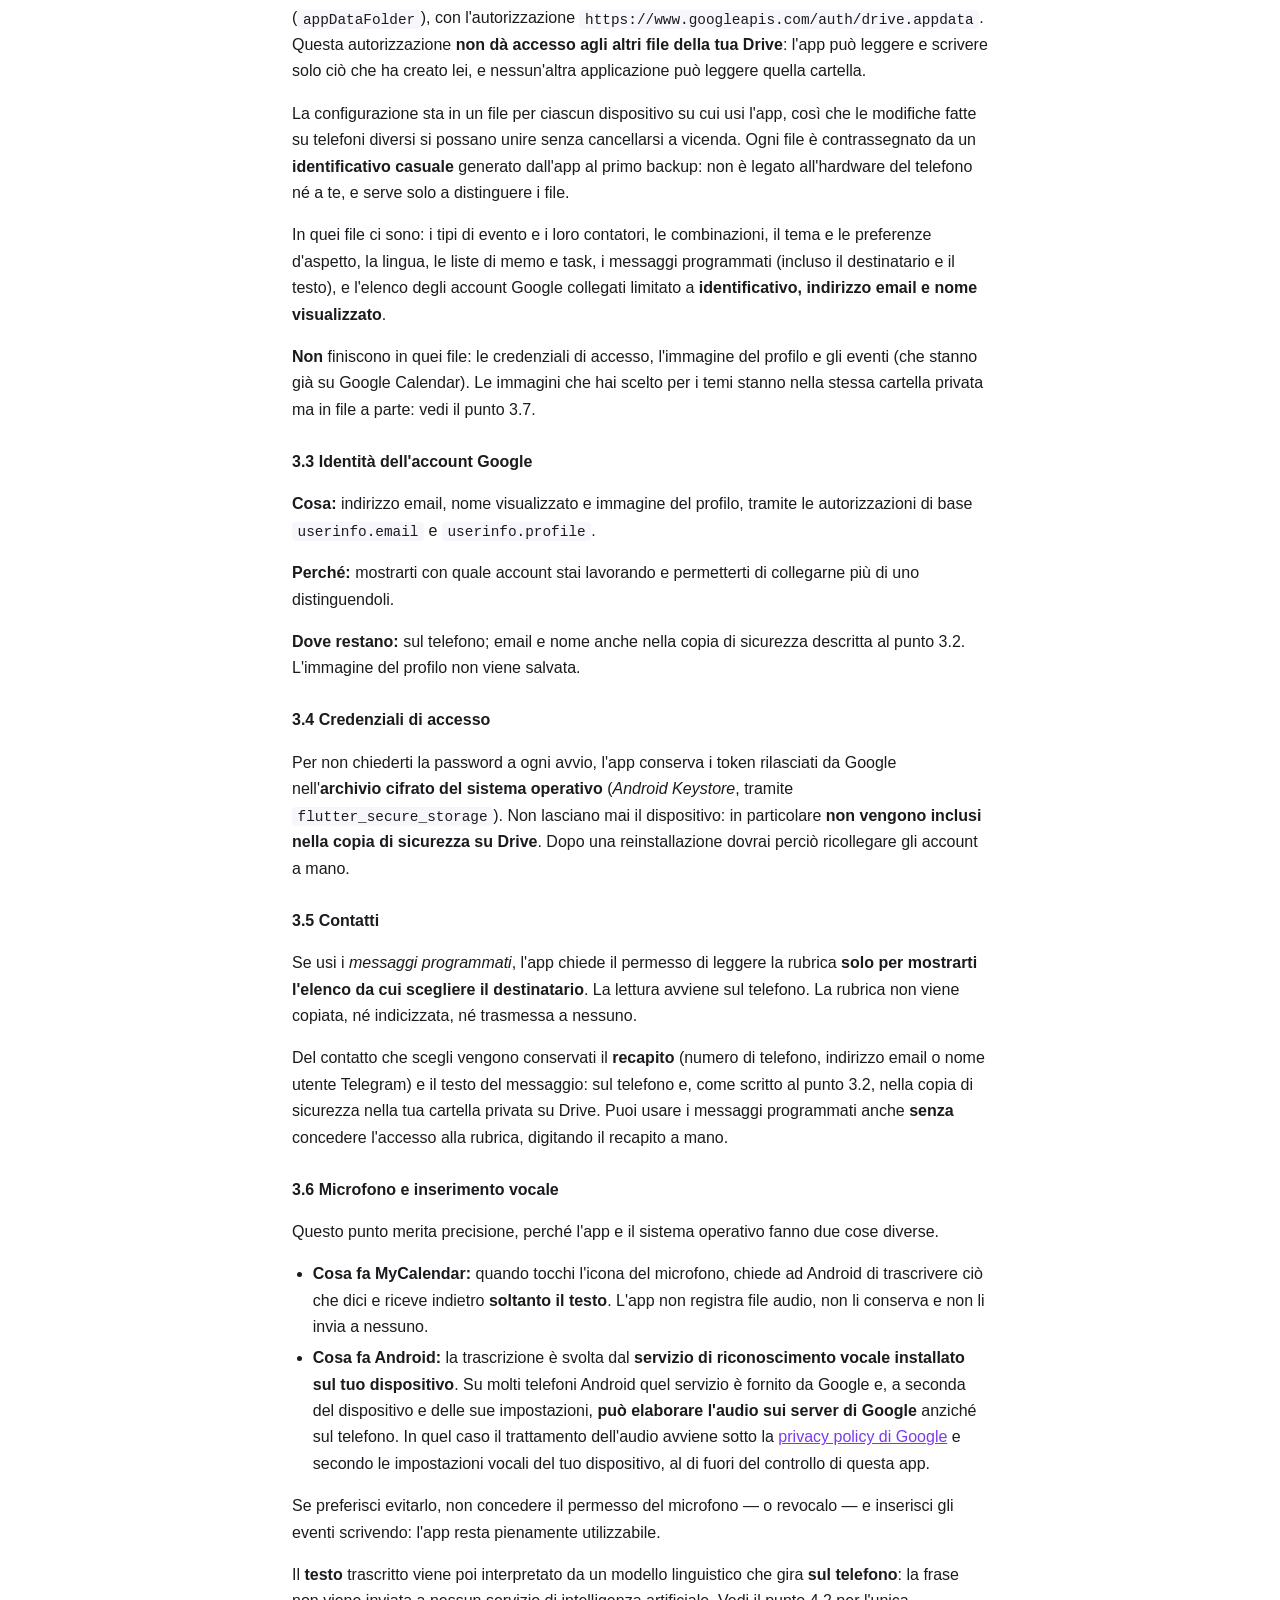
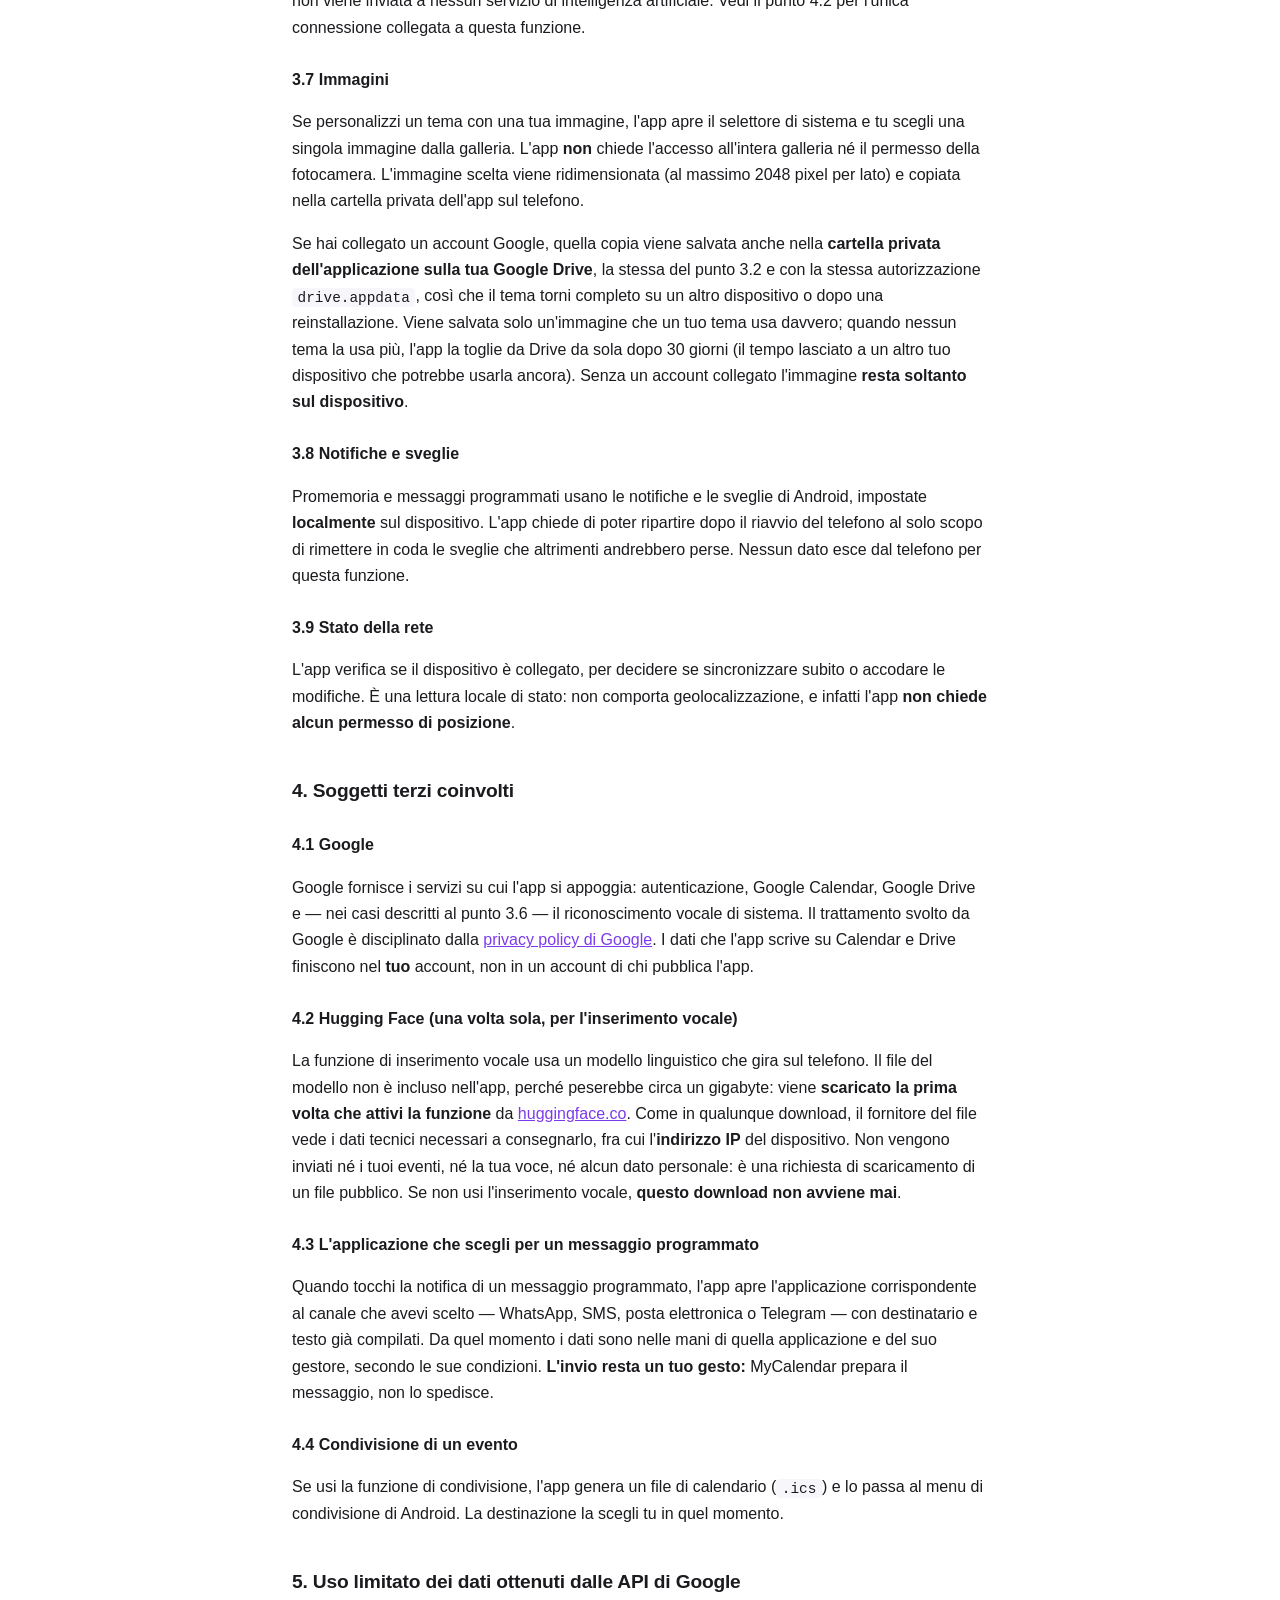
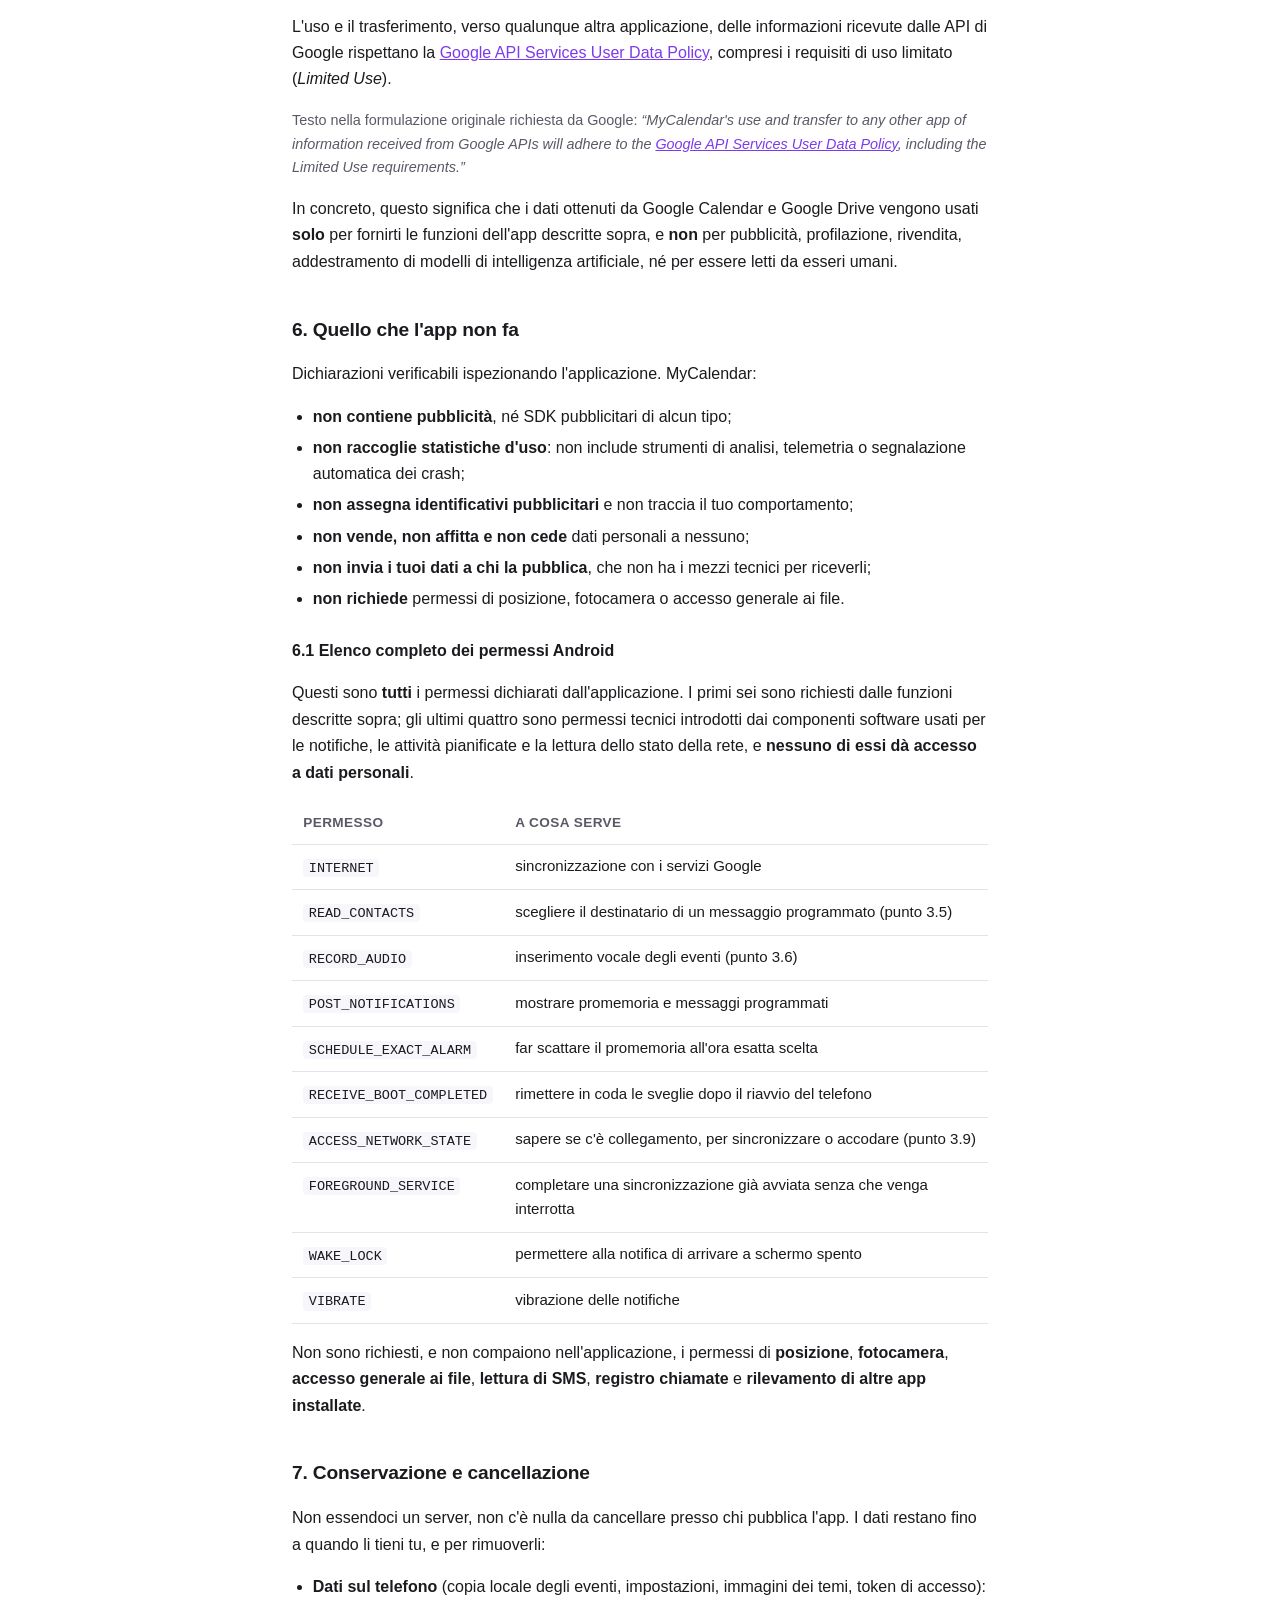
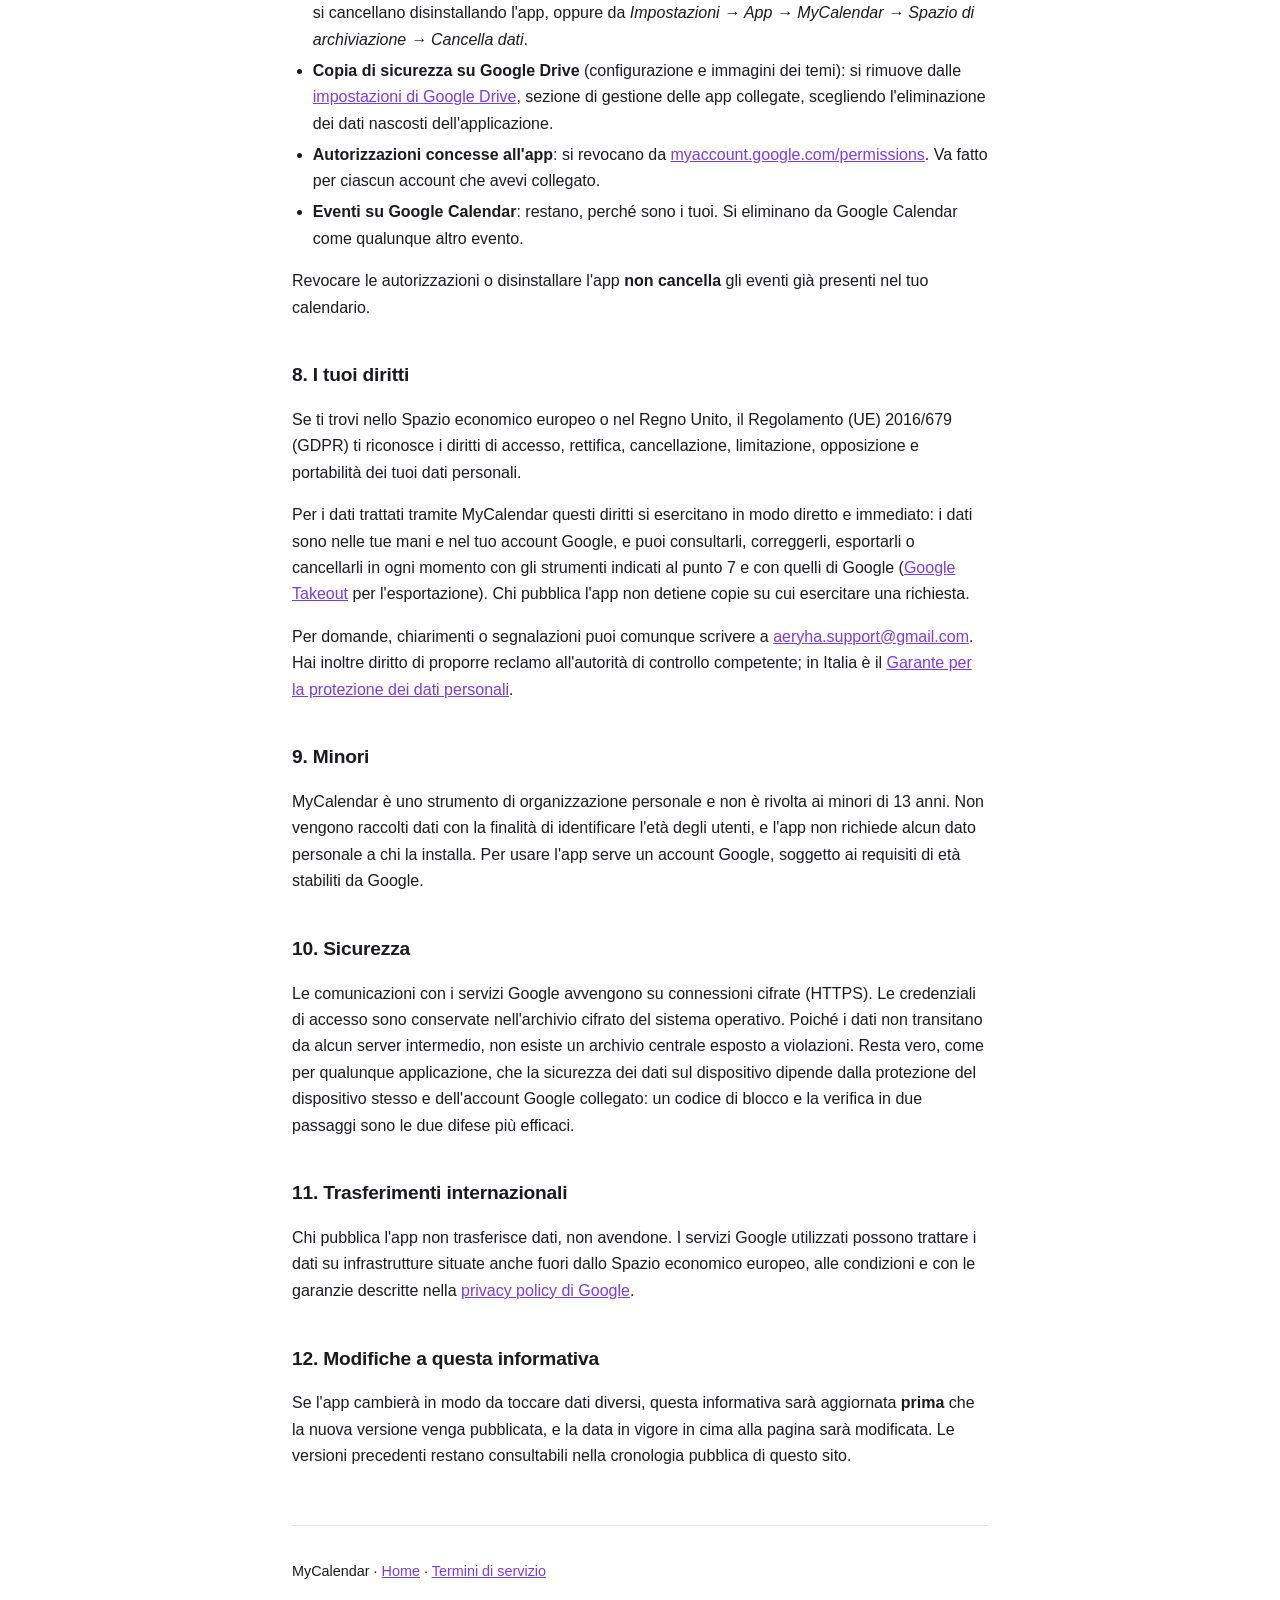
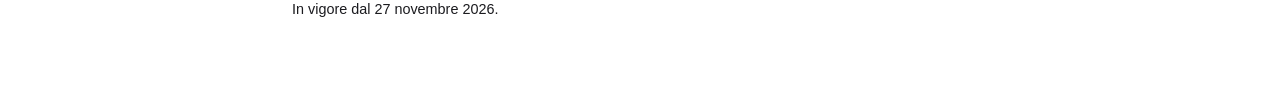
<file: privacy.html>
<!DOCTYPE html>
<html lang="it">
<head>
<meta charset="utf-8">
<meta name="viewport" content="width=device-width, initial-scale=1">
<title>Informativa sulla privacy — MyCalendar</title>
<meta name="description" content="Informativa sulla privacy di MyCalendar: quali dati l'app tocca, dove restano e chi può vederli.">
<link rel="canonical" href="https://aeryha.com/privacy.html">
<link rel="icon" href="favicon.ico" sizes="any">
<link rel="icon" href="icona-192.png" type="image/png">
<link rel="apple-touch-icon" href="icona-180.png">
<link rel="stylesheet" href="stile.css">
</head>
<body>

<nav>
  <a href="index.html">Home</a>
  <a href="privacy.html">Privacy</a>
  <a href="termini.html">Termini</a>
  <a href="privacy-en.html">English</a>
</nav>

<h1>Informativa sulla privacy</h1>
<p class="sottotitolo">Applicazione Android <strong>MyCalendar</strong>
(identificativo <code>aeryha.mycalendar</code>)</p>
<p class="aggiornato">In vigore dal 27 novembre 2026 · Versione 1.1</p>

<div class="sintesi">
  <p><strong>In breve.</strong> MyCalendar non ha un server. Chi pubblica l'app non riceve,
  non conserva e non può leggere i tuoi dati: restano sul tuo telefono e nel tuo account
  Google. L'app non contiene pubblicità, non raccoglie statistiche d'uso, non profila nessuno
  e non vende né cede dati a terzi.</p>
  <p>Tre cose, però, escono dal telefono e vanno dette con chiarezza: la
  <strong>sincronizzazione</strong> con i servizi Google che hai scelto di collegare, il
  <strong>riconoscimento vocale</strong>, che è svolto dal servizio di sistema di Android e
  non dall'app, e il <strong>download, una volta sola,</strong> del modello linguistico per
  l'inserimento vocale. I dettagli sono qui sotto.</p>
</div>

<h2>1. Chi pubblica l'app e come contattarlo</h2>
<p>MyCalendar è pubblicata da <strong>Giulia Campatelli</strong>, persona fisica, con sede in
Italia. Questo soggetto è il titolare del trattamento ai sensi del Regolamento (UE)
2016/679.</p>
<p>Contatto per qualunque questione riguardi questa informativa o i tuoi dati:
<a href="mailto:aeryha.support@gmail.com">aeryha.support@gmail.com</a>.</p>
<p>Poiché l'app non dispone di alcun server e i dati non vengono mai trasmessi a chi la
pubblica, non viene svolta alcuna operazione di trattamento su infrastrutture proprie. Le
richieste relative ai dati conservati nel tuo account Google vanno rivolte anche a Google,
che per quei dati è il fornitore del servizio: vedi il <a href="#punto8">punto 8</a>.</p>

<h2>2. Il principio di fondo</h2>
<p>MyCalendar è costruita in modo che chi la pubblica <strong>non possa</strong> vedere i tuoi
dati, non per scelta di non guardarli. Non esiste un server dell'app, non esiste un database
dell'app, non esiste un account dell'app: esiste il tuo telefono e il tuo account Google.
Quando concedi a MyCalendar l'accesso al tuo calendario, lo concedi a un programma che gira
sul <em>tuo</em> dispositivo e parla direttamente con Google.</p>

<h2>3. Dati trattati, uno per uno</h2>

<h3>3.1 Eventi del calendario</h3>
<p><strong>Cosa:</strong> titolo, data, ora, durata, descrizione, luogo, ricorrenza, promemoria
e i campi aggiuntivi dell'app (tipo di evento, contatori, collegamento a un memo, messaggio
programmato associato).</p>
<p><strong>Perché:</strong> sono il contenuto stesso dell'app — mostrarli, modificarli e
tenerli allineati fra telefono e Google Calendar.</p>
<p><strong>Dove restano:</strong> nel tuo Google Calendar e in una copia locale sul telefono,
che serve a far funzionare l'app senza rete. L'accesso avviene con l'autorizzazione
<code>https://www.googleapis.com/auth/calendar.events</code>, che riguarda
<strong>soltanto gli eventi</strong> dei calendari del tuo account.</p>

<h3>3.2 Configurazione dell'app (copia di sicurezza su Google Drive)</h3>
<p>Per non farti rifare le impostazioni se cambi o reinstalli il telefono, l'app salva la
propria configurazione nella <strong>cartella privata dell'applicazione</strong>
sulla tua Google Drive (<code>appDataFolder</code>), con l'autorizzazione
<code>https://www.googleapis.com/auth/drive.appdata</code>. Questa autorizzazione
<strong>non dà accesso agli altri file della tua Drive</strong>: l'app può leggere e scrivere
solo ciò che ha creato lei, e nessun'altra applicazione può leggere quella cartella.</p>
<p>La configurazione sta in un file per ciascun dispositivo su cui usi l'app, così che le
modifiche fatte su telefoni diversi si possano unire senza cancellarsi a vicenda. Ogni file è
contrassegnato da un <strong>identificativo casuale</strong> generato dall'app al primo
backup: non è legato all'hardware del telefono né a te, e serve solo a distinguere i file.</p>
<p>In quei file ci sono: i tipi di evento e i loro contatori, le combinazioni, il tema e le
preferenze d'aspetto, la lingua, le liste di memo e task, i messaggi programmati (incluso il
destinatario e il testo), e l'elenco degli account Google collegati limitato a
<strong>identificativo, indirizzo email e nome visualizzato</strong>.</p>
<p><strong>Non</strong> finiscono in quei file: le credenziali di accesso, l'immagine del
profilo e gli eventi (che stanno già su Google Calendar). Le immagini che hai scelto per i
temi stanno nella stessa cartella privata ma in file a parte: vedi il punto 3.7.</p>

<h3>3.3 Identità dell'account Google</h3>
<p><strong>Cosa:</strong> indirizzo email, nome visualizzato e immagine del profilo, tramite
le autorizzazioni di base <code>userinfo.email</code> e <code>userinfo.profile</code>.</p>
<p><strong>Perché:</strong> mostrarti con quale account stai lavorando e permetterti di
collegarne più di uno distinguendoli.</p>
<p><strong>Dove restano:</strong> sul telefono; email e nome anche nella copia di sicurezza
descritta al punto 3.2. L'immagine del profilo non viene salvata.</p>

<h3>3.4 Credenziali di accesso</h3>
<p>Per non chiederti la password a ogni avvio, l'app conserva i token rilasciati da Google
nell'<strong>archivio cifrato del sistema operativo</strong> (<em>Android Keystore</em>,
tramite <code>flutter_secure_storage</code>). Non lasciano mai il dispositivo: in particolare
<strong>non vengono inclusi nella copia di sicurezza su Drive</strong>. Dopo una
reinstallazione dovrai perciò ricollegare gli account a mano.</p>

<h3>3.5 Contatti</h3>
<p>Se usi i <em>messaggi programmati</em>, l'app chiede il permesso di leggere la rubrica
<strong>solo per mostrarti l'elenco da cui scegliere il destinatario</strong>. La lettura
avviene sul telefono. La rubrica non viene copiata, né indicizzata, né trasmessa a nessuno.</p>
<p>Del contatto che scegli vengono conservati il <strong>recapito</strong> (numero di
telefono, indirizzo email o nome utente Telegram) e il testo del messaggio: sul telefono e,
come scritto al punto 3.2, nella copia di sicurezza nella tua cartella privata su Drive.
Puoi usare i messaggi programmati anche <strong>senza</strong> concedere l'accesso alla
rubrica, digitando il recapito a mano.</p>

<h3>3.6 Microfono e inserimento vocale</h3>
<p>Questo punto merita precisione, perché l'app e il sistema operativo fanno due cose
diverse.</p>
<ul>
  <li><strong>Cosa fa MyCalendar:</strong> quando tocchi l'icona del microfono, chiede ad
  Android di trascrivere ciò che dici e riceve indietro <strong>soltanto il testo</strong>.
  L'app non registra file audio, non li conserva e non li invia a nessuno.</li>
  <li><strong>Cosa fa Android:</strong> la trascrizione è svolta dal
  <strong>servizio di riconoscimento vocale installato sul tuo dispositivo</strong>. Su molti
  telefoni Android quel servizio è fornito da Google e, a seconda del dispositivo e delle sue
  impostazioni, <strong>può elaborare l'audio sui server di Google</strong> anziché sul
  telefono. In quel caso il trattamento dell'audio avviene sotto la
  <a href="https://policies.google.com/privacy">privacy policy di Google</a> e secondo le
  impostazioni vocali del tuo dispositivo, al di fuori del controllo di questa app.</li>
</ul>
<p>Se preferisci evitarlo, non concedere il permesso del microfono — o revocalo — e inserisci
gli eventi scrivendo: l'app resta pienamente utilizzabile.</p>
<p>Il <strong>testo</strong> trascritto viene poi interpretato da un modello linguistico che
gira <strong>sul telefono</strong>: la frase non viene inviata a nessun servizio di
intelligenza artificiale. Vedi il punto 4.2 per l'unica connessione collegata a questa
funzione.</p>

<h3>3.7 Immagini</h3>
<p>Se personalizzi un tema con una tua immagine, l'app apre il selettore di sistema e tu
scegli una singola immagine dalla galleria. L'app <strong>non</strong> chiede l'accesso
all'intera galleria né il permesso della fotocamera. L'immagine scelta viene ridimensionata (al
massimo 2048 pixel per lato) e copiata nella cartella privata dell'app sul telefono.</p>
<p>Se hai collegato un account Google, quella copia viene salvata anche nella
<strong>cartella privata dell'applicazione sulla tua Google Drive</strong>, la stessa del
punto 3.2 e con la stessa autorizzazione <code>drive.appdata</code>, così che il tema torni
completo su un altro dispositivo o dopo una reinstallazione. Viene salvata solo un'immagine
che un tuo tema usa davvero; quando nessun tema la usa più, l'app la toglie da Drive da sola
dopo 30 giorni (il tempo lasciato a un altro tuo dispositivo che potrebbe usarla ancora).
Senza un account collegato l'immagine <strong>resta soltanto sul dispositivo</strong>.</p>

<h3>3.8 Notifiche e sveglie</h3>
<p>Promemoria e messaggi programmati usano le notifiche e le sveglie di Android, impostate
<strong>localmente</strong> sul dispositivo. L'app chiede di poter ripartire dopo il riavvio
del telefono al solo scopo di rimettere in coda le sveglie che altrimenti andrebbero perse.
Nessun dato esce dal telefono per questa funzione.</p>

<h3>3.9 Stato della rete</h3>
<p>L'app verifica se il dispositivo è collegato, per decidere se sincronizzare subito o
accodare le modifiche. È una lettura locale di stato: non comporta geolocalizzazione, e
infatti l'app <strong>non chiede alcun permesso di posizione</strong>.</p>

<h2>4. Soggetti terzi coinvolti</h2>

<h3>4.1 Google</h3>
<p>Google fornisce i servizi su cui l'app si appoggia: autenticazione, Google Calendar, Google
Drive e — nei casi descritti al punto 3.6 — il riconoscimento vocale di sistema.
Il trattamento svolto da Google è disciplinato dalla
<a href="https://policies.google.com/privacy">privacy policy di Google</a>. I dati che l'app
scrive su Calendar e Drive finiscono nel <strong>tuo</strong> account, non in un account di
chi pubblica l'app.</p>

<h3>4.2 Hugging Face (una volta sola, per l'inserimento vocale)</h3>
<p>La funzione di inserimento vocale usa un modello linguistico che gira sul telefono. Il
file del modello non è incluso nell'app, perché peserebbe circa un gigabyte: viene
<strong>scaricato la prima volta che attivi la funzione</strong> da
<a href="https://huggingface.co">huggingface.co</a>. Come in qualunque download, il fornitore
del file vede i dati tecnici necessari a consegnarlo, fra cui l'<strong>indirizzo IP</strong>
del dispositivo. Non vengono inviati né i tuoi eventi, né la tua voce, né alcun dato
personale: è una richiesta di scaricamento di un file pubblico. Se non usi l'inserimento
vocale, <strong>questo download non avviene mai</strong>.</p>

<h3>4.3 L'applicazione che scegli per un messaggio programmato</h3>
<p>Quando tocchi la notifica di un messaggio programmato, l'app apre l'applicazione
corrispondente al canale che avevi scelto — WhatsApp, SMS, posta elettronica o Telegram —
con destinatario e testo già compilati. Da quel momento i dati sono nelle mani di
quella applicazione e del suo gestore, secondo le sue condizioni. <strong>L'invio resta un tuo
gesto:</strong> MyCalendar prepara il messaggio, non lo spedisce.</p>

<h3>4.4 Condivisione di un evento</h3>
<p>Se usi la funzione di condivisione, l'app genera un file di calendario
(<code>.ics</code>) e lo passa al menu di condivisione di Android. La destinazione la scegli
tu in quel momento.</p>

<h2>5. Uso limitato dei dati ottenuti dalle API di Google</h2>
<p>L'uso e il trasferimento, verso qualunque altra applicazione, delle informazioni ricevute
dalle API di Google rispettano la
<a href="https://developers.google.com/terms/api-services-user-data-policy">Google API
Services User Data Policy</a>, compresi i requisiti di uso limitato
(<em>Limited Use</em>).</p>
<p class="aggiornato">Testo nella formulazione originale richiesta da Google:
<em>&ldquo;MyCalendar's use and transfer to any other app of information received from Google
APIs will adhere to the
<a href="https://developers.google.com/terms/api-services-user-data-policy">Google API
Services User Data Policy</a>, including the Limited Use requirements.&rdquo;</em></p>
<p>In concreto, questo significa che i dati ottenuti da Google Calendar e Google Drive
vengono usati <strong>solo</strong> per fornirti le funzioni dell'app descritte sopra, e
<strong>non</strong> per pubblicità, profilazione, rivendita, addestramento di modelli di
intelligenza artificiale, né per essere letti da esseri umani.</p>

<h2>6. Quello che l'app non fa</h2>
<p>Dichiarazioni verificabili ispezionando l'applicazione. MyCalendar:</p>
<ul>
  <li><strong>non contiene pubblicità</strong>, né SDK pubblicitari di alcun tipo;</li>
  <li><strong>non raccoglie statistiche d'uso</strong>: non include strumenti di analisi,
  telemetria o segnalazione automatica dei crash;</li>
  <li><strong>non assegna identificativi pubblicitari</strong> e non traccia il tuo
  comportamento;</li>
  <li><strong>non vende, non affitta e non cede</strong> dati personali a nessuno;</li>
  <li><strong>non invia i tuoi dati a chi la pubblica</strong>, che non ha i mezzi tecnici per
  riceverli;</li>
  <li><strong>non richiede</strong> permessi di posizione, fotocamera o accesso generale ai
  file.</li>
</ul>
<h3>6.1 Elenco completo dei permessi Android</h3>
<p>Questi sono <strong>tutti</strong> i permessi dichiarati dall'applicazione. I primi sei
sono richiesti dalle funzioni descritte sopra; gli ultimi quattro sono permessi tecnici
introdotti dai componenti software usati per le notifiche, le attività pianificate e la
lettura dello stato della rete, e <strong>nessuno di essi dà accesso a dati personali</strong>.</p>
<table>
  <tr><th>Permesso</th><th>A cosa serve</th></tr>
  <tr><td><code>INTERNET</code></td><td>sincronizzazione con i servizi Google</td></tr>
  <tr><td><code>READ_CONTACTS</code></td><td>scegliere il destinatario di un messaggio programmato (punto 3.5)</td></tr>
  <tr><td><code>RECORD_AUDIO</code></td><td>inserimento vocale degli eventi (punto 3.6)</td></tr>
  <tr><td><code>POST_NOTIFICATIONS</code></td><td>mostrare promemoria e messaggi programmati</td></tr>
  <tr><td><code>SCHEDULE_EXACT_ALARM</code></td><td>far scattare il promemoria all'ora esatta scelta</td></tr>
  <tr><td><code>RECEIVE_BOOT_COMPLETED</code></td><td>rimettere in coda le sveglie dopo il riavvio del telefono</td></tr>
  <tr><td><code>ACCESS_NETWORK_STATE</code></td><td>sapere se c'è collegamento, per sincronizzare o accodare (punto 3.9)</td></tr>
  <tr><td><code>FOREGROUND_SERVICE</code></td><td>completare una sincronizzazione già avviata senza che venga interrotta</td></tr>
  <tr><td><code>WAKE_LOCK</code></td><td>permettere alla notifica di arrivare a schermo spento</td></tr>
  <tr><td><code>VIBRATE</code></td><td>vibrazione delle notifiche</td></tr>
</table>
<p>Non sono richiesti, e non compaiono nell'applicazione, i permessi di
<strong>posizione</strong>, <strong>fotocamera</strong>, <strong>accesso generale ai file</strong>,
<strong>lettura di SMS</strong>, <strong>registro chiamate</strong> e
<strong>rilevamento di altre app installate</strong>.</p>

<h2 id="cancellazione">7. Conservazione e cancellazione</h2>
<p>Non essendoci un server, non c'è nulla da cancellare presso chi pubblica l'app. I dati
restano fino a quando li tieni tu, e per rimuoverli:</p>
<ul>
  <li><strong>Dati sul telefono</strong> (copia locale degli eventi, impostazioni, immagini
  dei temi, token di accesso): si cancellano disinstallando l'app, oppure da
  <em>Impostazioni &rarr; App &rarr; MyCalendar &rarr; Spazio di archiviazione &rarr; Cancella
  dati</em>.</li>
  <li><strong>Copia di sicurezza su Google Drive</strong> (configurazione e immagini dei
  temi): si rimuove dalle
  <a href="https://drive.google.com/drive/settings">impostazioni di Google Drive</a>, sezione
  di gestione delle app collegate, scegliendo l'eliminazione dei dati nascosti
  dell'applicazione.</li>
  <li><strong>Autorizzazioni concesse all'app</strong>: si revocano da
  <a href="https://myaccount.google.com/permissions">myaccount.google.com/permissions</a>.
  Va fatto per ciascun account che avevi collegato.</li>
  <li><strong>Eventi su Google Calendar</strong>: restano, perché sono i tuoi. Si eliminano
  da Google Calendar come qualunque altro evento.</li>
</ul>
<p>Revocare le autorizzazioni o disinstallare l'app <strong>non cancella</strong> gli eventi
già presenti nel tuo calendario.</p>

<h2 id="punto8">8. I tuoi diritti</h2>
<p>Se ti trovi nello Spazio economico europeo o nel Regno Unito, il Regolamento (UE) 2016/679
(GDPR) ti riconosce i diritti di accesso, rettifica, cancellazione, limitazione, opposizione
e portabilità dei tuoi dati personali.</p>
<p>Per i dati trattati tramite MyCalendar questi diritti si esercitano in modo diretto e
immediato: i dati sono nelle tue mani e nel tuo account Google, e puoi consultarli,
correggerli, esportarli o cancellarli in ogni momento con gli strumenti indicati al punto 7 e
con quelli di Google (<a href="https://takeout.google.com">Google Takeout</a> per
l'esportazione). Chi pubblica l'app non detiene copie su cui esercitare una richiesta.</p>
<p>Per domande, chiarimenti o segnalazioni puoi comunque scrivere a
<a href="mailto:aeryha.support@gmail.com">aeryha.support@gmail.com</a>. Hai inoltre
diritto di proporre reclamo all'autorità di controllo competente; in Italia è il
<a href="https://www.garanteprivacy.it">Garante per la protezione dei dati personali</a>.</p>

<h2>9. Minori</h2>
<p>MyCalendar è uno strumento di organizzazione personale e non è rivolta ai minori di 13
anni. Non vengono raccolti dati con la finalità di identificare l'età degli utenti, e l'app
non richiede alcun dato personale a chi la installa. Per usare l'app serve un account Google,
soggetto ai requisiti di età stabiliti da Google.</p>

<h2>10. Sicurezza</h2>
<p>Le comunicazioni con i servizi Google avvengono su connessioni cifrate (HTTPS). Le
credenziali di accesso sono conservate nell'archivio cifrato del sistema operativo. Poiché i
dati non transitano da alcun server intermedio, non esiste un archivio centrale esposto a
violazioni. Resta vero, come per qualunque applicazione, che la sicurezza dei dati sul
dispositivo dipende dalla protezione del dispositivo stesso e dell'account Google collegato:
un codice di blocco e la verifica in due passaggi sono le due difese più efficaci.</p>

<h2>11. Trasferimenti internazionali</h2>
<p>Chi pubblica l'app non trasferisce dati, non avendone. I servizi Google utilizzati possono
trattare i dati su infrastrutture situate anche fuori dallo Spazio economico europeo, alle
condizioni e con le garanzie descritte nella
<a href="https://policies.google.com/privacy">privacy policy di Google</a>.</p>

<h2>12. Modifiche a questa informativa</h2>
<p>Se l'app cambierà in modo da toccare dati diversi, questa informativa sarà aggiornata
<strong>prima</strong> che la nuova versione venga pubblicata, e la data in vigore in cima
alla pagina sarà modificata. Le versioni precedenti restano consultabili nella cronologia
pubblica di questo sito.</p>

<footer>
  <p>MyCalendar · <a href="index.html">Home</a> ·
  <a href="termini.html">Termini di servizio</a></p>
  <p>In vigore dal 27 novembre 2026.</p>
</footer>

</body>
</html>
</file>
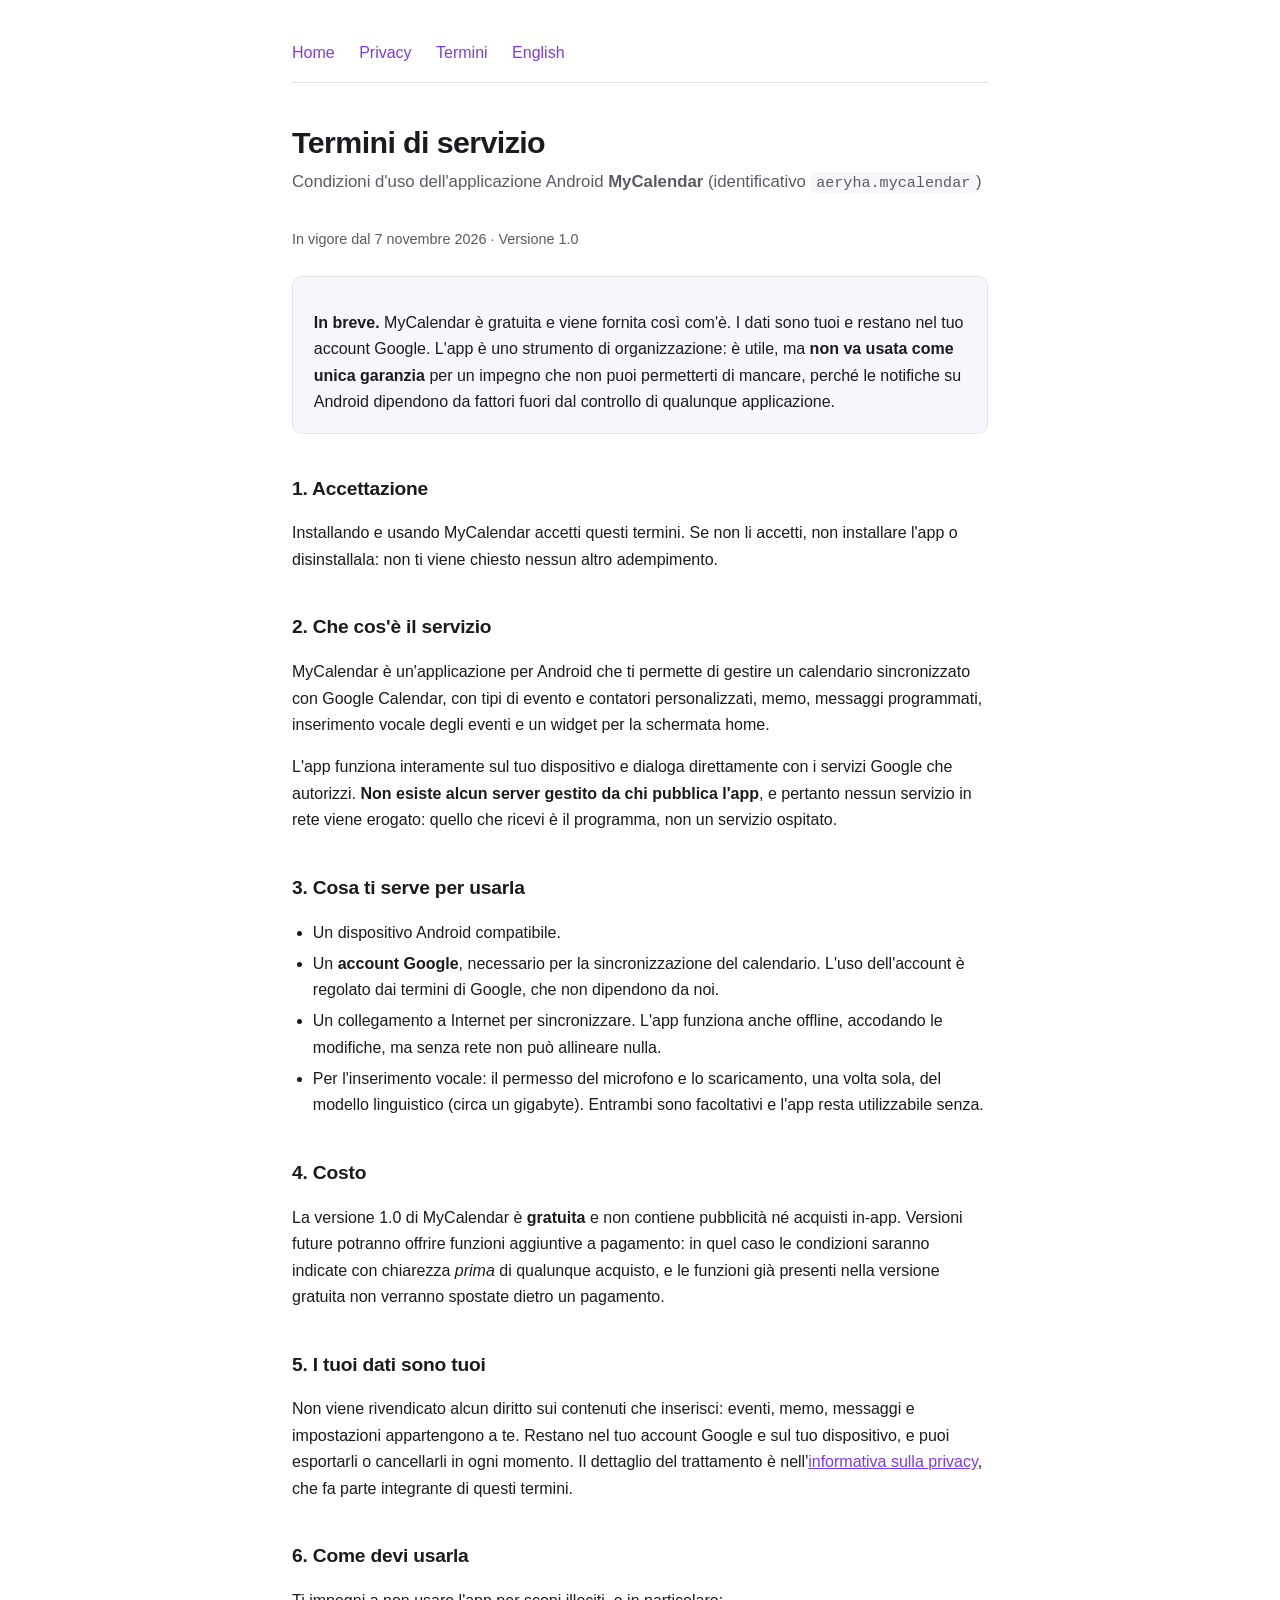
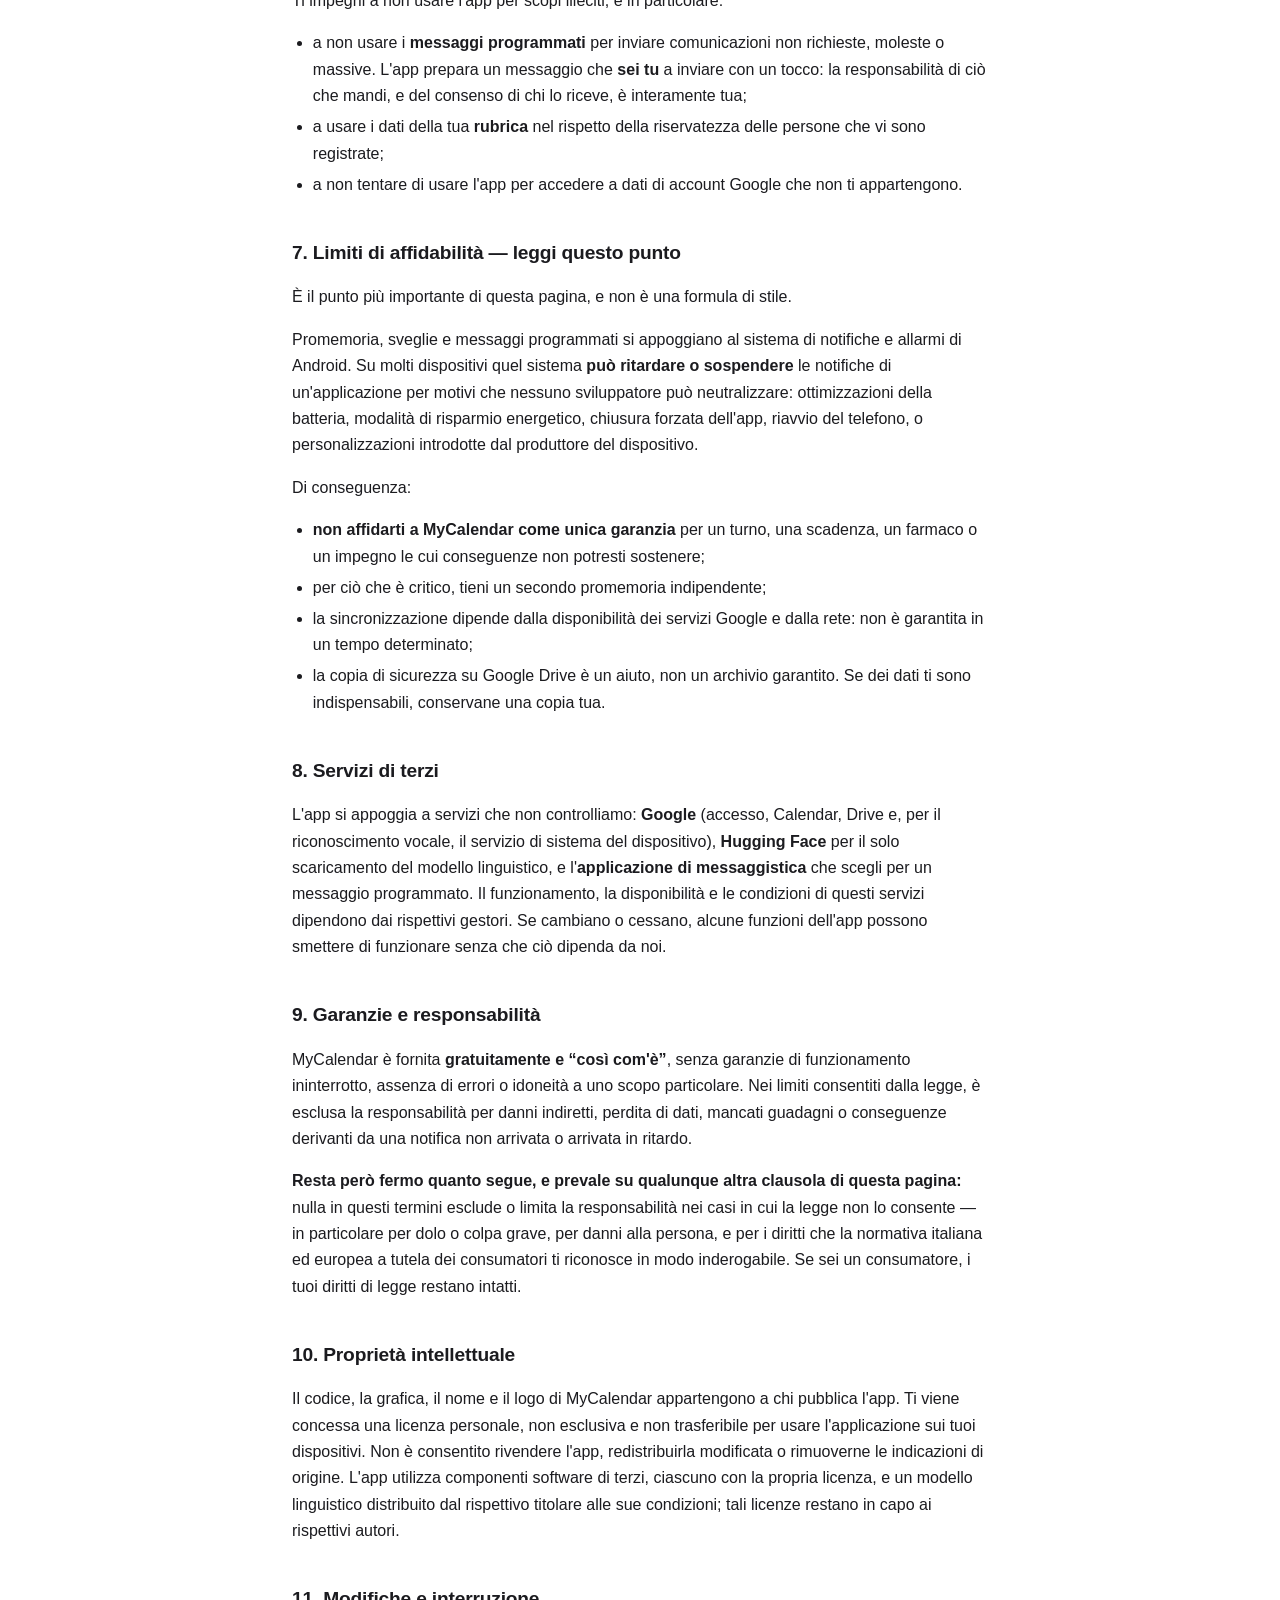
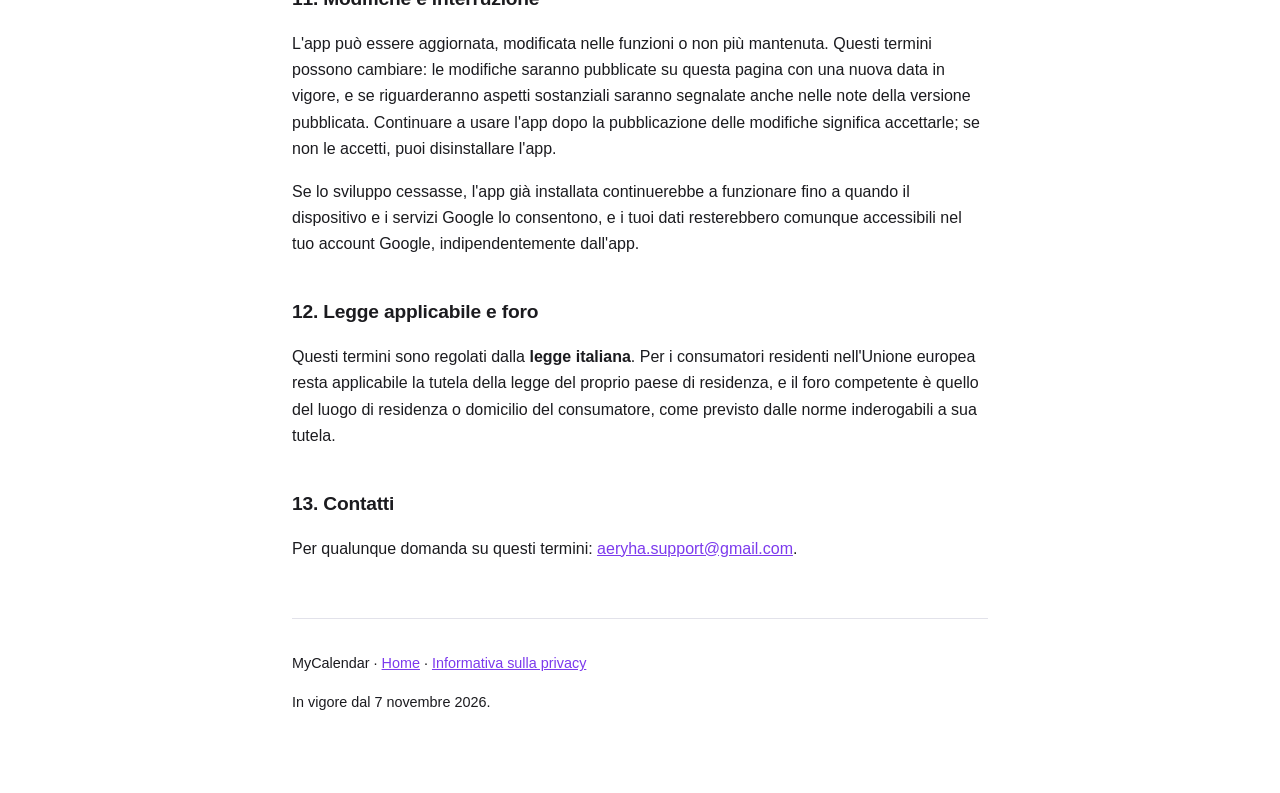
<file: termini.html>
<!DOCTYPE html>
<html lang="it">
<head>
<meta charset="utf-8">
<meta name="viewport" content="width=device-width, initial-scale=1">
<title>Termini di servizio — MyCalendar</title>
<meta name="description" content="Termini e condizioni d'uso dell'applicazione Android MyCalendar.">
<link rel="canonical" href="https://aeryha.com/termini.html">
<link rel="icon" href="favicon.ico" sizes="any">
<link rel="icon" href="icona-192.png" type="image/png">
<link rel="apple-touch-icon" href="icona-180.png">
<link rel="stylesheet" href="stile.css">
</head>
<body>

<nav>
  <a href="index.html">Home</a>
  <a href="privacy.html">Privacy</a>
  <a href="termini.html">Termini</a>
  <a href="terms-en.html">English</a>
</nav>

<h1>Termini di servizio</h1>
<p class="sottotitolo">Condizioni d'uso dell'applicazione Android <strong>MyCalendar</strong>
(identificativo <code>aeryha.mycalendar</code>)</p>
<p class="aggiornato">In vigore dal 7 novembre 2026 · Versione 1.0</p>

<div class="sintesi">
  <p><strong>In breve.</strong> MyCalendar è gratuita e viene fornita così com'è. I dati sono
  tuoi e restano nel tuo account Google. L'app è uno strumento di organizzazione: è utile, ma
  <strong>non va usata come unica garanzia</strong> per un impegno che non puoi permetterti di
  mancare, perché le notifiche su Android dipendono da fattori fuori dal controllo di qualunque
  applicazione.</p>
</div>

<h2>1. Accettazione</h2>
<p>Installando e usando MyCalendar accetti questi termini. Se non li accetti, non installare
l'app o disinstallala: non ti viene chiesto nessun altro adempimento.</p>

<h2>2. Che cos'è il servizio</h2>
<p>MyCalendar è un'applicazione per Android che ti permette di gestire un calendario
sincronizzato con Google Calendar, con tipi di evento e contatori personalizzati, memo,
messaggi programmati, inserimento vocale degli eventi e un widget per la schermata home.</p>
<p>L'app funziona interamente sul tuo dispositivo e dialoga direttamente con i servizi Google
che autorizzi. <strong>Non esiste alcun server gestito da chi pubblica l'app</strong>, e
pertanto nessun servizio in rete viene erogato: quello che ricevi è il programma, non un
servizio ospitato.</p>

<h2>3. Cosa ti serve per usarla</h2>
<ul>
  <li>Un dispositivo Android compatibile.</li>
  <li>Un <strong>account Google</strong>, necessario per la sincronizzazione del calendario.
  L'uso dell'account è regolato dai termini di Google, che non dipendono da noi.</li>
  <li>Un collegamento a Internet per sincronizzare. L'app funziona anche offline, accodando le
  modifiche, ma senza rete non può allineare nulla.</li>
  <li>Per l'inserimento vocale: il permesso del microfono e lo scaricamento, una volta sola,
  del modello linguistico (circa un gigabyte). Entrambi sono facoltativi e l'app resta
  utilizzabile senza.</li>
</ul>

<h2>4. Costo</h2>
<p>La versione 1.0 di MyCalendar è <strong>gratuita</strong> e non contiene pubblicità né
acquisti in-app. Versioni future potranno offrire funzioni aggiuntive a pagamento: in quel
caso le condizioni saranno indicate con chiarezza <em>prima</em> di qualunque acquisto, e le
funzioni già presenti nella versione gratuita non verranno spostate dietro un pagamento.</p>

<h2>5. I tuoi dati sono tuoi</h2>
<p>Non viene rivendicato alcun diritto sui contenuti che inserisci: eventi, memo, messaggi e
impostazioni appartengono a te. Restano nel tuo account Google e sul tuo dispositivo, e puoi
esportarli o cancellarli in ogni momento. Il dettaglio del trattamento è nell'<a
href="privacy.html">informativa sulla privacy</a>, che fa parte integrante di questi
termini.</p>

<h2>6. Come devi usarla</h2>
<p>Ti impegni a non usare l'app per scopi illeciti, e in particolare:</p>
<ul>
  <li>a non usare i <strong>messaggi programmati</strong> per inviare comunicazioni non
  richieste, moleste o massive. L'app prepara un messaggio che <strong>sei tu</strong> a
  inviare con un tocco: la responsabilità di ciò che mandi, e del consenso di chi lo riceve,
  è interamente tua;</li>
  <li>a usare i dati della tua <strong>rubrica</strong> nel rispetto della riservatezza delle
  persone che vi sono registrate;</li>
  <li>a non tentare di usare l'app per accedere a dati di account Google che non ti
  appartengono.</li>
</ul>

<h2>7. Limiti di affidabilità — leggi questo punto</h2>
<p>È il punto più importante di questa pagina, e non è una formula di stile.</p>
<p>Promemoria, sveglie e messaggi programmati si appoggiano al sistema di notifiche e allarmi
di Android. Su molti dispositivi quel sistema <strong>può ritardare o sospendere</strong> le
notifiche di un'applicazione per motivi che nessuno sviluppatore può neutralizzare:
ottimizzazioni della batteria, modalità di risparmio energetico, chiusura forzata dell'app,
riavvio del telefono, o personalizzazioni introdotte dal produttore del dispositivo.</p>
<p>Di conseguenza:</p>
<ul>
  <li><strong>non affidarti a MyCalendar come unica garanzia</strong> per un turno, una
  scadenza, un farmaco o un impegno le cui conseguenze non potresti sostenere;</li>
  <li>per ciò che è critico, tieni un secondo promemoria indipendente;</li>
  <li>la sincronizzazione dipende dalla disponibilità dei servizi Google e dalla rete: non è
  garantita in un tempo determinato;</li>
  <li>la copia di sicurezza su Google Drive è un aiuto, non un archivio garantito. Se dei dati
  ti sono indispensabili, conservane una copia tua.</li>
</ul>

<h2>8. Servizi di terzi</h2>
<p>L'app si appoggia a servizi che non controlliamo: <strong>Google</strong> (accesso,
Calendar, Drive e, per il riconoscimento vocale, il servizio di sistema del dispositivo),
<strong>Hugging Face</strong> per il solo scaricamento del modello linguistico, e
l'<strong>applicazione di messaggistica</strong> che scegli per un messaggio programmato. Il
funzionamento, la disponibilità e le condizioni di questi servizi dipendono dai rispettivi
gestori. Se cambiano o cessano, alcune funzioni dell'app possono smettere di funzionare senza
che ciò dipenda da noi.</p>

<h2>9. Garanzie e responsabilità</h2>
<p>MyCalendar è fornita <strong>gratuitamente e “così com'è”</strong>, senza garanzie di
funzionamento ininterrotto, assenza di errori o idoneità a uno scopo particolare. Nei limiti
consentiti dalla legge, è esclusa la responsabilità per danni indiretti, perdita di dati,
mancati guadagni o conseguenze derivanti da una notifica non arrivata o arrivata in ritardo.</p>
<p><strong>Resta però fermo quanto segue, e prevale su qualunque altra clausola di questa
pagina:</strong> nulla in questi termini esclude o limita la responsabilità nei casi in cui la
legge non lo consente — in particolare per dolo o colpa grave, per danni alla persona, e per i
diritti che la normativa italiana ed europea a tutela dei consumatori ti riconosce in modo
inderogabile. Se sei un consumatore, i tuoi diritti di legge restano intatti.</p>

<h2>10. Proprietà intellettuale</h2>
<p>Il codice, la grafica, il nome e il logo di MyCalendar appartengono a chi pubblica l'app.
Ti viene concessa una licenza personale, non esclusiva e non trasferibile per usare
l'applicazione sui tuoi dispositivi. Non è consentito rivendere l'app, redistribuirla
modificata o rimuoverne le indicazioni di origine. L'app utilizza componenti software di
terzi, ciascuno con la propria licenza, e un modello linguistico distribuito dal rispettivo
titolare alle sue condizioni; tali licenze restano in capo ai rispettivi autori.</p>

<h2>11. Modifiche e interruzione</h2>
<p>L'app può essere aggiornata, modificata nelle funzioni o non più mantenuta. Questi termini
possono cambiare: le modifiche saranno pubblicate su questa pagina con una nuova data in
vigore, e se riguarderanno aspetti sostanziali saranno segnalate anche nelle note della
versione pubblicata. Continuare a usare l'app dopo la pubblicazione delle modifiche significa
accettarle; se non le accetti, puoi disinstallare l'app.</p>
<p>Se lo sviluppo cessasse, l'app già installata continuerebbe a funzionare fino a quando il
dispositivo e i servizi Google lo consentono, e i tuoi dati resterebbero comunque accessibili
nel tuo account Google, indipendentemente dall'app.</p>

<h2>12. Legge applicabile e foro</h2>
<p>Questi termini sono regolati dalla <strong>legge italiana</strong>. Per i consumatori
residenti nell'Unione europea resta applicabile la tutela della legge del proprio paese di
residenza, e il foro competente è quello del luogo di residenza o domicilio del consumatore,
come previsto dalle norme inderogabili a sua tutela.</p>

<h2>13. Contatti</h2>
<p>Per qualunque domanda su questi termini:
<a href="mailto:aeryha.support@gmail.com">aeryha.support@gmail.com</a>.</p>

<footer>
  <p>MyCalendar · <a href="index.html">Home</a> ·
  <a href="privacy.html">Informativa sulla privacy</a></p>
  <p>In vigore dal 7 novembre 2026.</p>
</footer>

</body>
</html>
</file>
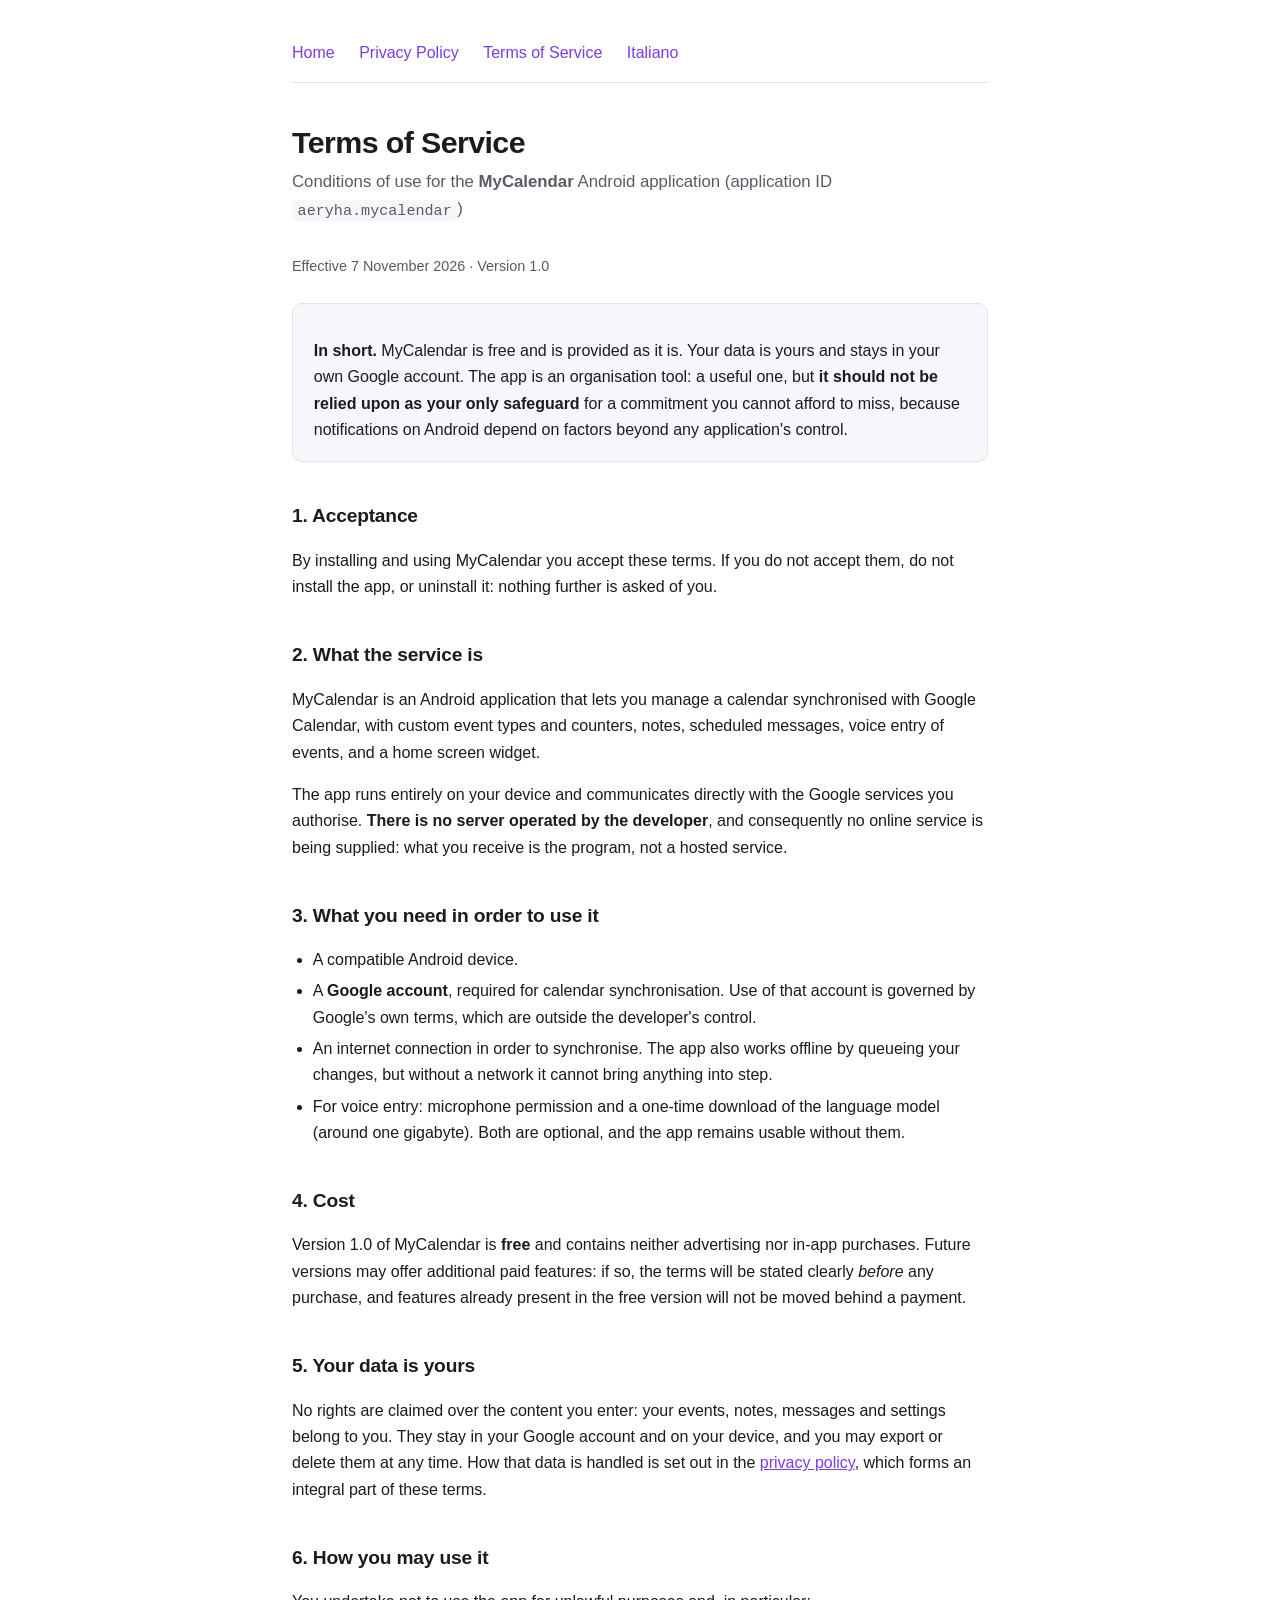
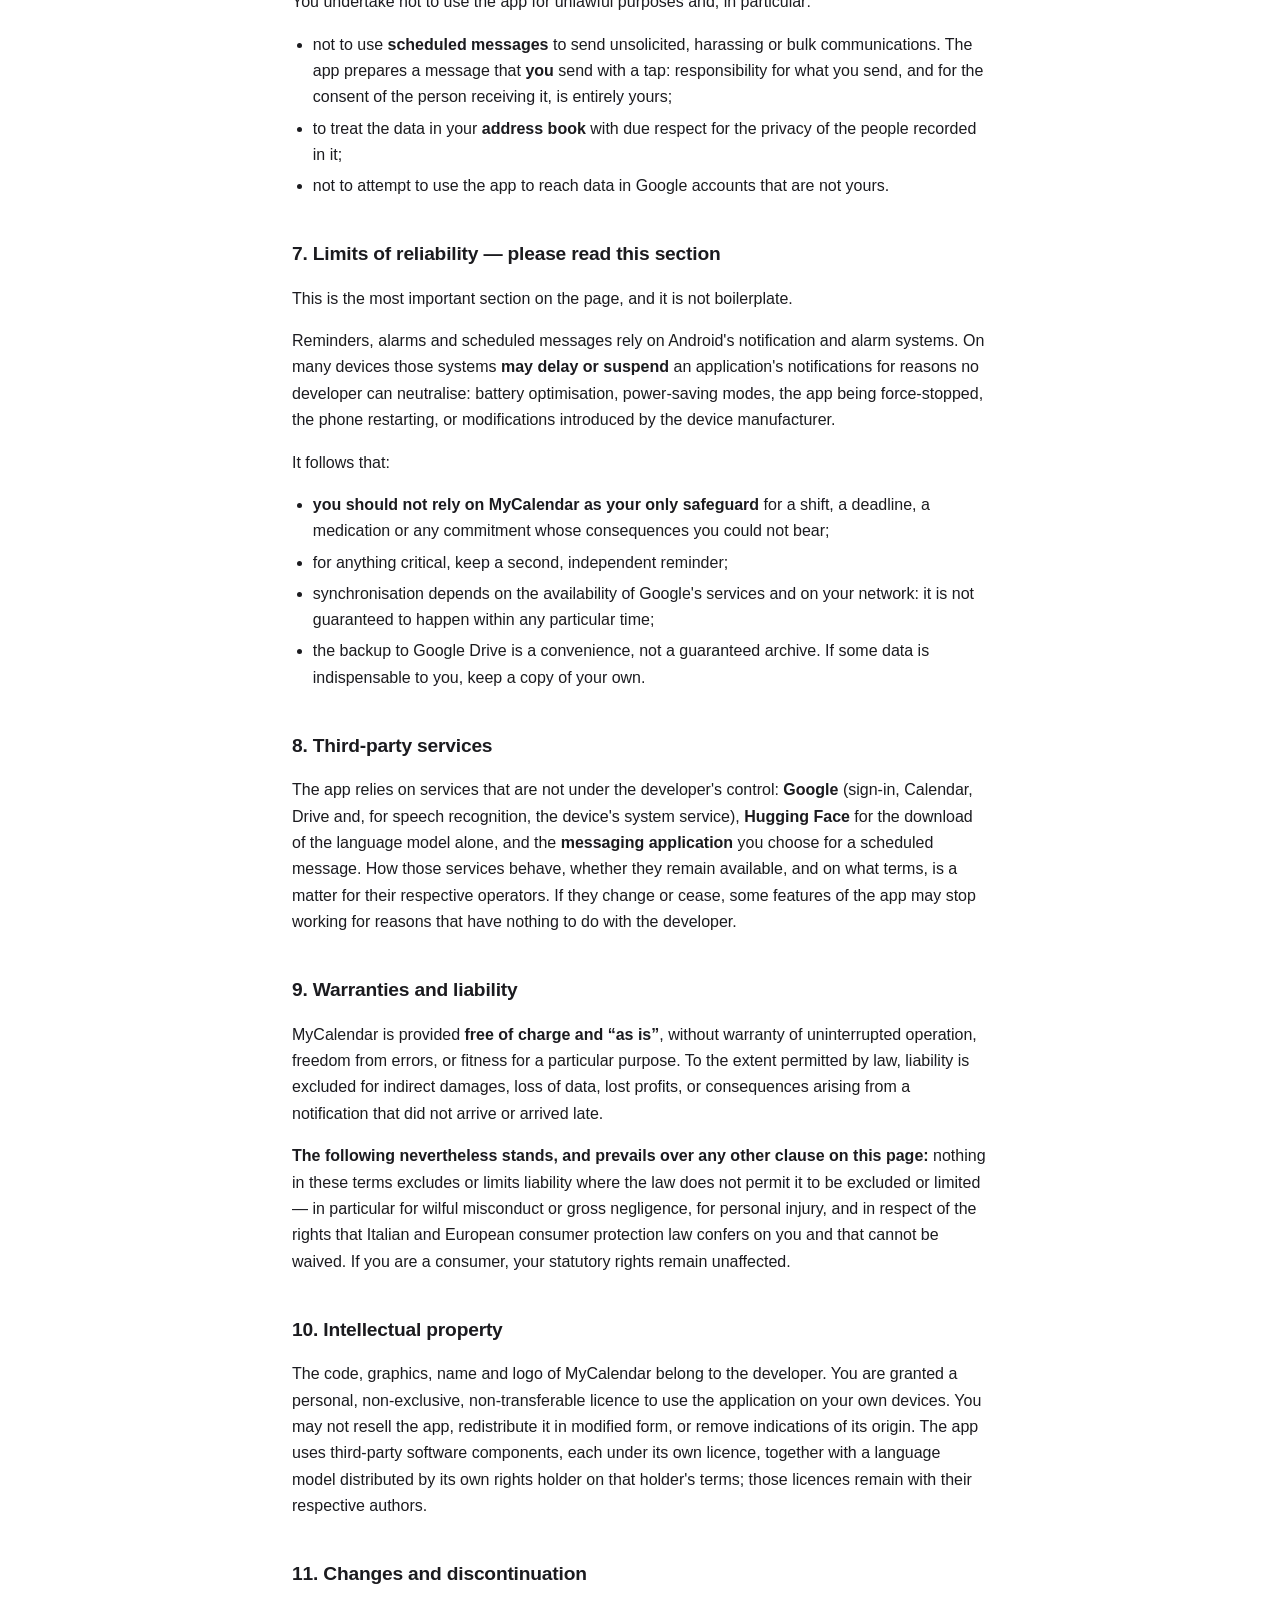
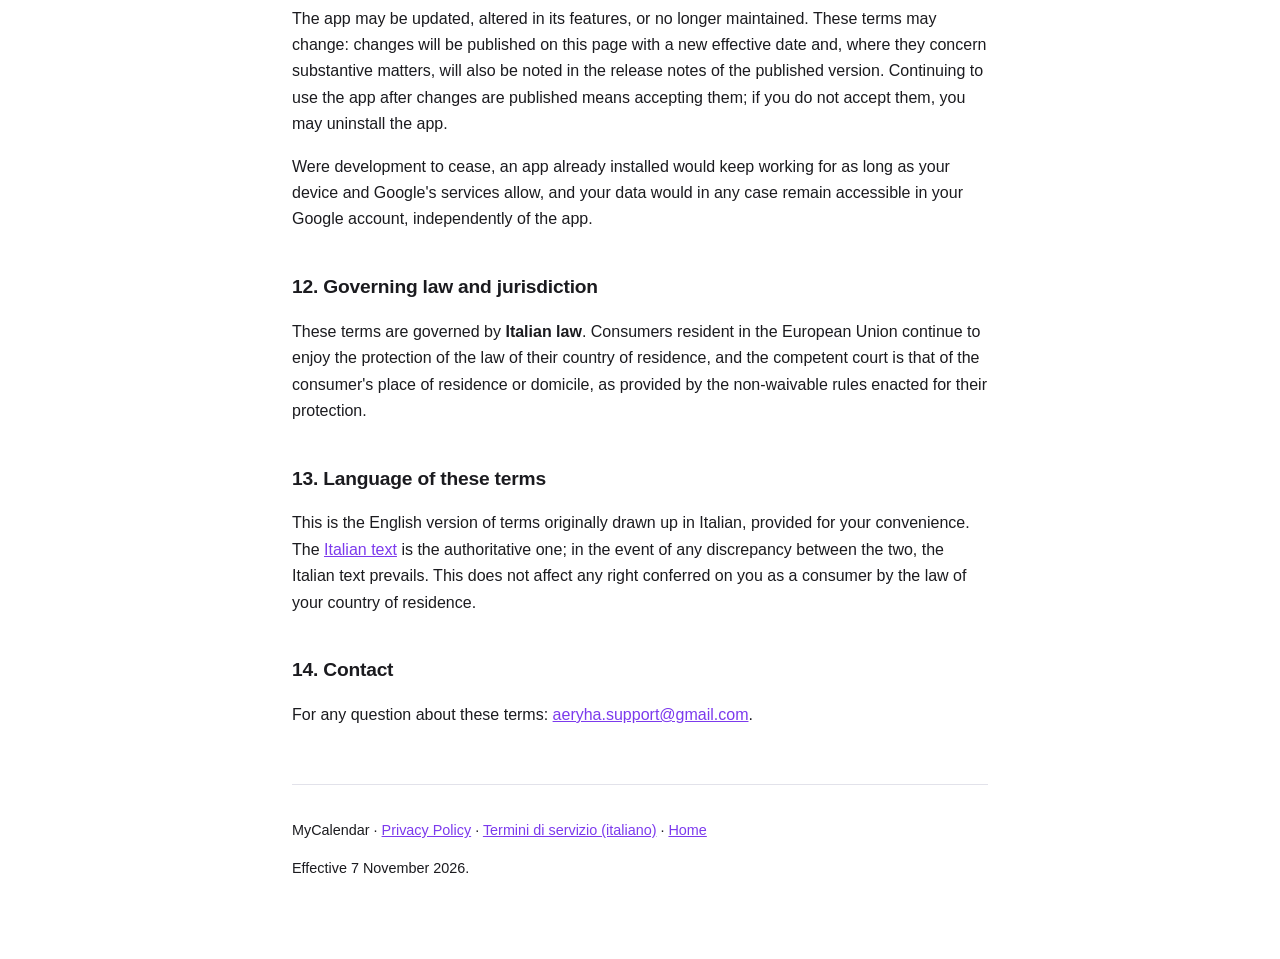
<file: terms-en.html>
<!DOCTYPE html>
<html lang="en">
<head>
<meta charset="utf-8">
<meta name="viewport" content="width=device-width, initial-scale=1">
<title>Terms of Service — MyCalendar</title>
<meta name="description" content="Terms and conditions of use for the MyCalendar Android application.">
<link rel="canonical" href="https://aeryha.com/terms-en.html">
<link rel="icon" href="favicon.ico" sizes="any">
<link rel="icon" href="icona-192.png" type="image/png">
<link rel="apple-touch-icon" href="icona-180.png">
<link rel="stylesheet" href="stile.css">
</head>
<body>

<nav>
  <a href="index-en.html">Home</a>
  <a href="privacy-en.html">Privacy Policy</a>
  <a href="terms-en.html">Terms of Service</a>
  <a href="termini.html">Italiano</a>
</nav>

<h1>Terms of Service</h1>
<p class="sottotitolo">Conditions of use for the <strong>MyCalendar</strong> Android
application (application ID <code>aeryha.mycalendar</code>)</p>
<p class="aggiornato">Effective 7 November 2026 · Version 1.0</p>

<div class="sintesi">
  <p><strong>In short.</strong> MyCalendar is free and is provided as it is. Your data is
  yours and stays in your own Google account. The app is an organisation tool: a useful one,
  but <strong>it should not be relied upon as your only safeguard</strong> for a commitment
  you cannot afford to miss, because notifications on Android depend on factors beyond any
  application's control.</p>
</div>

<h2>1. Acceptance</h2>
<p>By installing and using MyCalendar you accept these terms. If you do not accept them, do
not install the app, or uninstall it: nothing further is asked of you.</p>

<h2>2. What the service is</h2>
<p>MyCalendar is an Android application that lets you manage a calendar synchronised with
Google Calendar, with custom event types and counters, notes, scheduled messages, voice entry
of events, and a home screen widget.</p>
<p>The app runs entirely on your device and communicates directly with the Google services you
authorise. <strong>There is no server operated by the developer</strong>, and consequently no
online service is being supplied: what you receive is the program, not a hosted service.</p>

<h2>3. What you need in order to use it</h2>
<ul>
  <li>A compatible Android device.</li>
  <li>A <strong>Google account</strong>, required for calendar synchronisation. Use of that
  account is governed by Google's own terms, which are outside the developer's control.</li>
  <li>An internet connection in order to synchronise. The app also works offline by queueing
  your changes, but without a network it cannot bring anything into step.</li>
  <li>For voice entry: microphone permission and a one-time download of the language model
  (around one gigabyte). Both are optional, and the app remains usable without them.</li>
</ul>

<h2>4. Cost</h2>
<p>Version 1.0 of MyCalendar is <strong>free</strong> and contains neither advertising nor
in-app purchases. Future versions may offer additional paid features: if so, the terms will be
stated clearly <em>before</em> any purchase, and features already present in the free version
will not be moved behind a payment.</p>

<h2>5. Your data is yours</h2>
<p>No rights are claimed over the content you enter: your events, notes, messages and settings
belong to you. They stay in your Google account and on your device, and you may export or
delete them at any time. How that data is handled is set out in the
<a href="privacy-en.html">privacy policy</a>, which forms an integral part of these terms.</p>

<h2>6. How you may use it</h2>
<p>You undertake not to use the app for unlawful purposes and, in particular:</p>
<ul>
  <li>not to use <strong>scheduled messages</strong> to send unsolicited, harassing or bulk
  communications. The app prepares a message that <strong>you</strong> send with a tap:
  responsibility for what you send, and for the consent of the person receiving it, is
  entirely yours;</li>
  <li>to treat the data in your <strong>address book</strong> with due respect for the privacy
  of the people recorded in it;</li>
  <li>not to attempt to use the app to reach data in Google accounts that are not yours.</li>
</ul>

<h2>7. Limits of reliability — please read this section</h2>
<p>This is the most important section on the page, and it is not boilerplate.</p>
<p>Reminders, alarms and scheduled messages rely on Android's notification and alarm systems.
On many devices those systems <strong>may delay or suspend</strong> an application's
notifications for reasons no developer can neutralise: battery optimisation, power-saving
modes, the app being force-stopped, the phone restarting, or modifications introduced by the
device manufacturer.</p>
<p>It follows that:</p>
<ul>
  <li><strong>you should not rely on MyCalendar as your only safeguard</strong> for a shift, a
  deadline, a medication or any commitment whose consequences you could not bear;</li>
  <li>for anything critical, keep a second, independent reminder;</li>
  <li>synchronisation depends on the availability of Google's services and on your network: it
  is not guaranteed to happen within any particular time;</li>
  <li>the backup to Google Drive is a convenience, not a guaranteed archive. If some data is
  indispensable to you, keep a copy of your own.</li>
</ul>

<h2>8. Third-party services</h2>
<p>The app relies on services that are not under the developer's control:
<strong>Google</strong> (sign-in, Calendar, Drive and, for speech recognition, the device's
system service), <strong>Hugging Face</strong> for the download of the language model alone,
and the <strong>messaging application</strong> you choose for a scheduled message. How those
services behave, whether they remain available, and on what terms, is a matter for their
respective operators. If they change or cease, some features of the app may stop working for
reasons that have nothing to do with the developer.</p>

<h2>9. Warranties and liability</h2>
<p>MyCalendar is provided <strong>free of charge and &ldquo;as is&rdquo;</strong>, without
warranty of uninterrupted operation, freedom from errors, or fitness for a particular purpose.
To the extent permitted by law, liability is excluded for indirect damages, loss of data, lost
profits, or consequences arising from a notification that did not arrive or arrived late.</p>
<p><strong>The following nevertheless stands, and prevails over any other clause on this
page:</strong> nothing in these terms excludes or limits liability where the law does not
permit it to be excluded or limited — in particular for wilful misconduct or gross negligence,
for personal injury, and in respect of the rights that Italian and European consumer
protection law confers on you and that cannot be waived. If you are a consumer, your statutory
rights remain unaffected.</p>

<h2>10. Intellectual property</h2>
<p>The code, graphics, name and logo of MyCalendar belong to the developer. You are granted a
personal, non-exclusive, non-transferable licence to use the application on your own devices.
You may not resell the app, redistribute it in modified form, or remove indications of its
origin. The app uses third-party software components, each under its own licence, together
with a language model distributed by its own rights holder on that holder's terms; those
licences remain with their respective authors.</p>

<h2>11. Changes and discontinuation</h2>
<p>The app may be updated, altered in its features, or no longer maintained. These terms may
change: changes will be published on this page with a new effective date and, where they
concern substantive matters, will also be noted in the release notes of the published version.
Continuing to use the app after changes are published means accepting them; if you do not
accept them, you may uninstall the app.</p>
<p>Were development to cease, an app already installed would keep working for as long as your
device and Google's services allow, and your data would in any case remain accessible in your
Google account, independently of the app.</p>

<h2>12. Governing law and jurisdiction</h2>
<p>These terms are governed by <strong>Italian law</strong>. Consumers resident in the European
Union continue to enjoy the protection of the law of their country of residence, and the
competent court is that of the consumer's place of residence or domicile, as provided by the
non-waivable rules enacted for their protection.</p>

<h2>13. Language of these terms</h2>
<p>This is the English version of terms originally drawn up in Italian, provided for your
convenience. The <a href="termini.html">Italian text</a> is the authoritative one; in the event
of any discrepancy between the two, the Italian text prevails. This does not affect any right
conferred on you as a consumer by the law of your country of residence.</p>

<h2>14. Contact</h2>
<p>For any question about these terms:
<a href="mailto:aeryha.support@gmail.com">aeryha.support@gmail.com</a>.</p>

<footer>
  <p>MyCalendar · <a href="privacy-en.html">Privacy Policy</a> ·
  <a href="termini.html">Termini di servizio (italiano)</a> ·
  <a href="index-en.html">Home</a></p>
  <p>Effective 7 November 2026.</p>
</footer>

</body>
</html>
</file>
<file: stile.css>
:root {
  --testo: #1b1b1f;
  --tenue: #5a5a66;
  --bordo: #e2e2ea;
  --sfondo: #ffffff;
  --accento: #7c3aed;
  --nota: #f7f7fb;
}
@media (prefers-color-scheme: dark) {
  :root {
    --testo: #e8e8ee;
    --tenue: #a3a3b2;
    --bordo: #32323c;
    --sfondo: #16161a;
    --accento: #c4b5fd;
    --nota: #1e1e24;
  }
}
* { box-sizing: border-box; }
body {
  margin: 0 auto;
  padding: 2.5rem 1.25rem 4rem;
  max-width: 46rem;
  background: var(--sfondo);
  color: var(--testo);
  font: 16px/1.65 -apple-system, BlinkMacSystemFont, "Segoe UI", Roboto, sans-serif;
  -webkit-text-size-adjust: 100%;
}
.marchio { display: block; width: 72px; height: 72px; border-radius: 16px; margin: 0 0 1rem; }
h1 { font-size: 1.9rem; line-height: 1.25; margin: 0 0 .4rem; letter-spacing: -.02em; }
h2 { font-size: 1.2rem; margin: 2.4rem 0 .6rem; letter-spacing: -.01em; }
h3 { font-size: 1rem; margin: 1.6rem 0 .4rem; }
p, li { color: var(--testo); }
a { color: var(--accento); }
.sottotitolo { color: var(--tenue); margin: 0 0 2rem; font-size: 1.05rem; }
.aggiornato { color: var(--tenue); font-size: .9rem; }
nav { margin: 0 0 2.5rem; padding-bottom: 1rem; border-bottom: 1px solid var(--bordo); }
nav a { margin-right: 1.25rem; text-decoration: none; font-weight: 500; }
nav a:hover { text-decoration: underline; }
.sintesi {
  background: var(--nota);
  border: 1px solid var(--bordo);
  border-radius: 10px;
  padding: 1.1rem 1.3rem;
  margin: 1.5rem 0 2rem;
}
.sintesi p:last-child { margin-bottom: 0; }
table { width: 100%; border-collapse: collapse; margin: 1rem 0; font-size: .94rem; }
th, td { text-align: left; vertical-align: top; padding: .6rem .7rem; border-bottom: 1px solid var(--bordo); }
th { font-weight: 600; color: var(--tenue); font-size: .85rem; text-transform: uppercase; letter-spacing: .03em; }
code { background: var(--nota); padding: .1rem .35rem; border-radius: 4px; font-size: .9em; }
footer { margin-top: 3.5rem; padding-top: 1.2rem; border-top: 1px solid var(--bordo); color: var(--tenue); font-size: .9rem; }
ul { padding-left: 1.3rem; }
li { margin: .3rem 0; }
</file>
